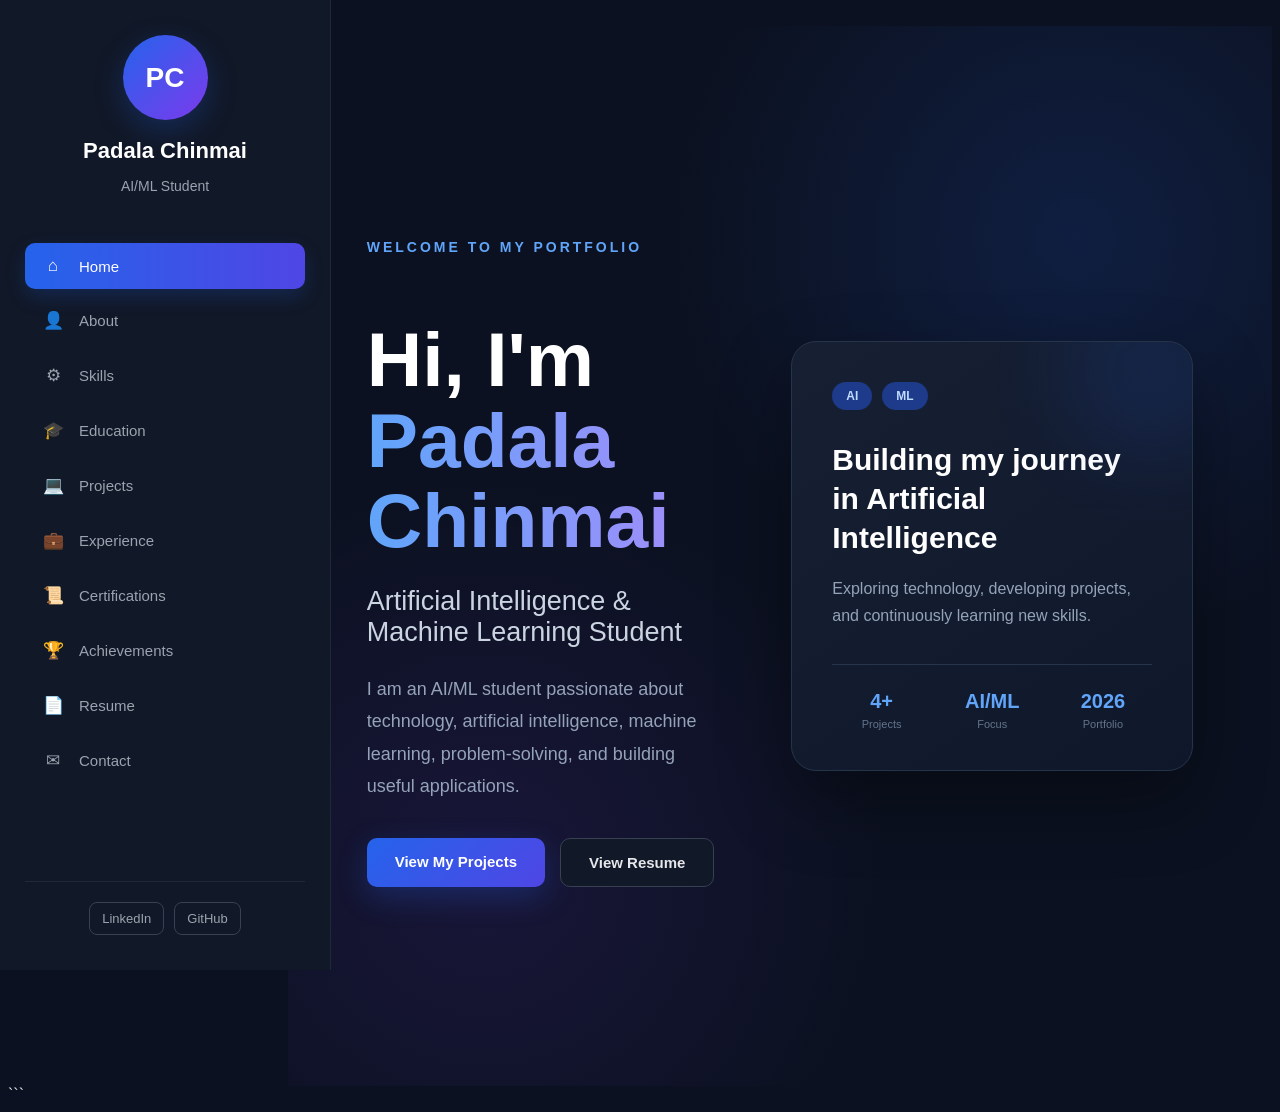
<file: index.html>
```html
<!DOCTYPE html>
<html lang="en">

<head>
    <meta charset="UTF-8">
    <meta name="viewport" content="width=device-width, initial-scale=1.0">

    <title>Padala Chinmai | AI/ML Student</title>

    <link rel="stylesheet" href="style.css">
</head>

<body>

    <!-- Sidebar Navigation -->

    <aside class="sidebar">

        <div class="profile">
            <div class="profile-circle">
                PC
            </div>

            <h2>Padala Chinmai</h2>
            <p>AI/ML Student</p>
        </div>

        <nav class="sidebar-nav">

            <a href="index.html" class="active">
                <span>⌂</span>
                Home
            </a>

            <a href="about.html">
                <span>👤</span>
                About
            </a>

            <a href="skills.html">
                <span>⚙</span>
                Skills
            </a>

            <a href="education.html">
                <span>🎓</span>
                Education
            </a>

            <a href="projects.html">
                <span>💻</span>
                Projects
            </a>

            <a href="experience.html">
                <span>💼</span>
                Experience
            </a>

            <a href="certifications.html">
                <span>📜</span>
                Certifications
            </a>

            <a href="achievements.html">
                <span>🏆</span>
                Achievements
            </a>

            <a href="resume.html">
                <span>📄</span>
                Resume
            </a>

            <a href="contact.html">
                <span>✉</span>
                Contact
            </a>

        </nav>

        <div class="sidebar-social">

            <a href="https://www.linkedin.com/in/padala-chinmai-0a3380428"
               target="_blank">
                LinkedIn
            </a>

            <a href="https://github.com/chinmaipadala031-sh"
               target="_blank">
                GitHub
            </a>

        </div>

    </aside>


    <!-- Main Content -->

    <main class="main-content">

        <section class="hero-page">

            <div class="hero-content">

                <p class="hero-small-title">
                    WELCOME TO MY PORTFOLIO
                </p>

                <h1>
                    Hi, I'm
                    <span>Padala Chinmai</span>
                </h1>

                <h2>
                    Artificial Intelligence & Machine Learning Student
                </h2>

                <p class="hero-description">
                    I am an AI/ML student passionate about technology,
                    artificial intelligence, machine learning,
                    problem-solving, and building useful applications.
                </p>

                <div class="hero-buttons">

                    <a href="projects.html" class="primary-button">
                        View My Projects
                    </a>

                    <a href="resume.html" class="secondary-button">
                        View Resume
                    </a>

                </div>

            </div>


            <div class="hero-card">

                <div class="hero-card-top">
                    <span>AI</span>
                    <span>ML</span>
                </div>

                <h3>
                    Building my journey
                    in Artificial Intelligence
                </h3>

                <p>
                    Exploring technology, developing projects,
                    and continuously learning new skills.
                </p>

                <div class="hero-stats">

                    <div>
                        <strong>4+</strong>
                        <small>Projects</small>
                    </div>

                    <div>
                        <strong>AI/ML</strong>
                        <small>Focus</small>
                    </div>

                    <div>
                        <strong>2026</strong>
                        <small>Portfolio</small>
                    </div>

                </div>

            </div>

        </section>

    </main>

</body>

</html>
```
</file>
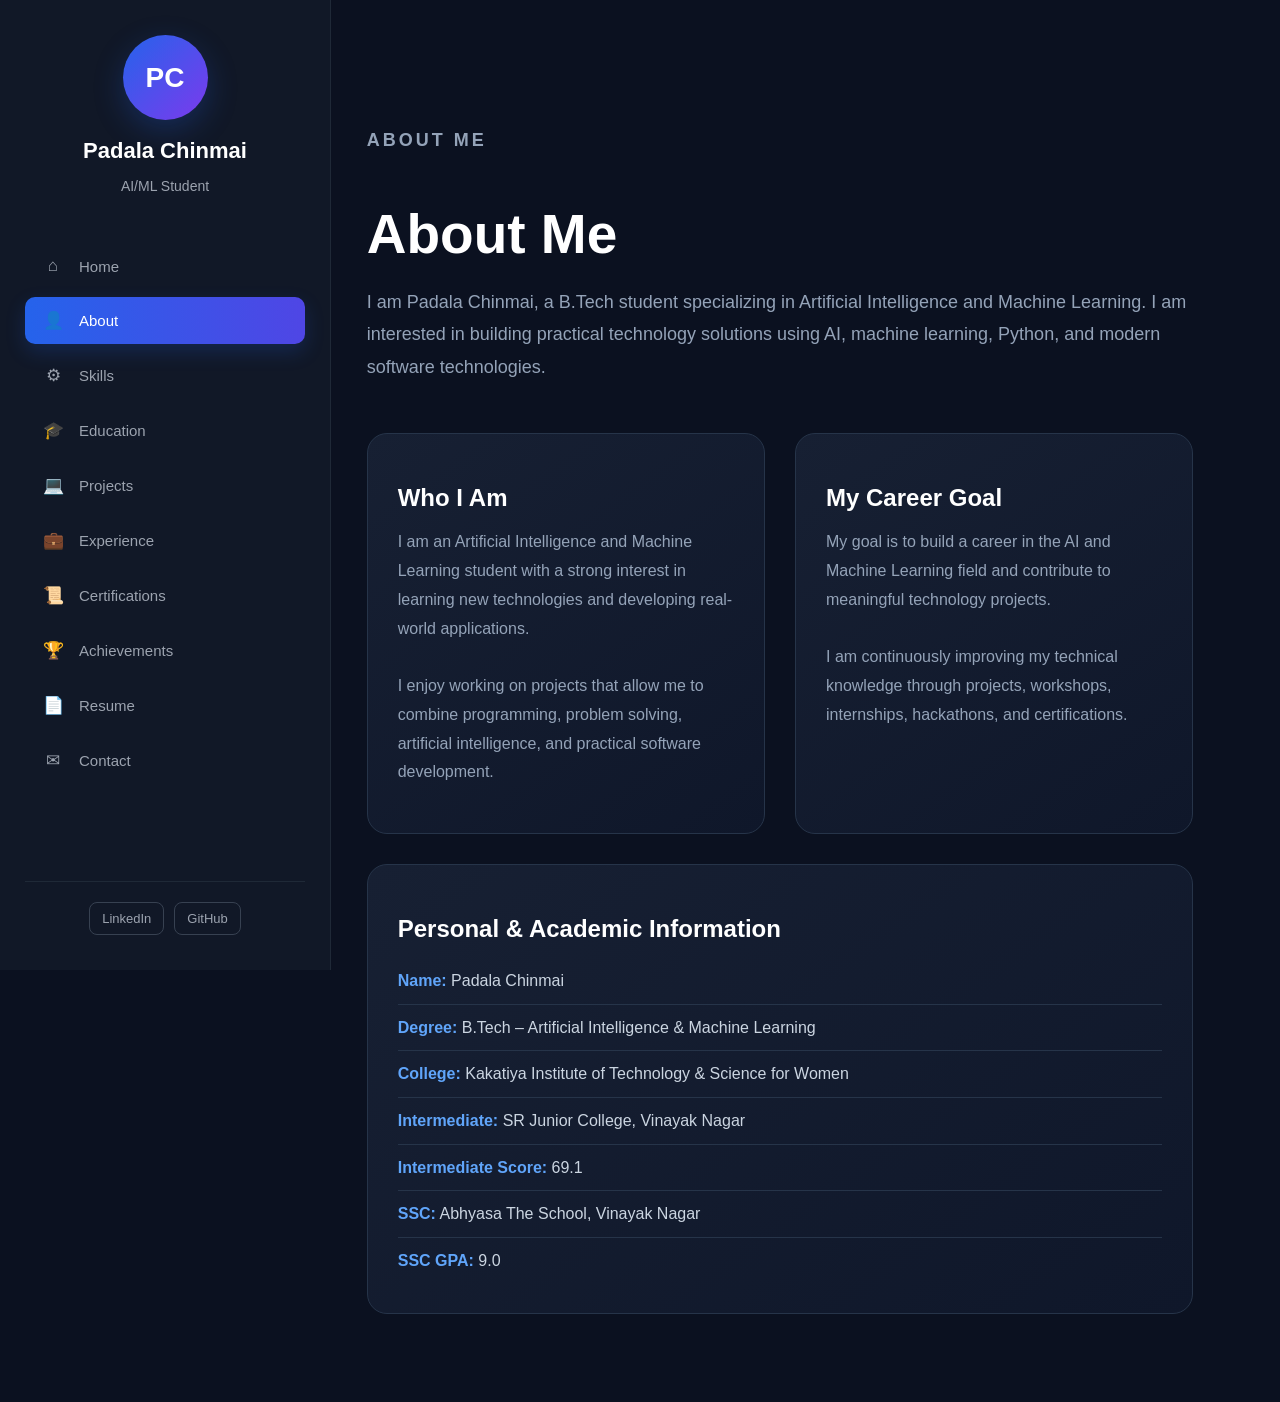
<file: about.html>
```html
<!DOCTYPE html>
<html lang="en">

<head>

    <meta charset="UTF-8">

    <meta name="viewport" content="width=device-width, initial-scale=1.0">

    <title>About | Padala Chinmai</title>

    <link rel="stylesheet" href="style.css">

    <style>

        .about-page {
            min-height: 100vh;
            padding: 80px 8%;
        }

        .about-header {
            max-width: 900px;
            margin-bottom: 50px;
        }

        .about-header h1 {
            font-size: 55px;
            color: white;
            margin-bottom: 20px;
        }

        .about-header p {
            color: #94a3b8;
            font-size: 18px;
            line-height: 1.8;
        }

        .about-grid {
            display: grid;
            grid-template-columns: 1fr 1fr;
            gap: 30px;
            margin-bottom: 30px;
        }

        .about-card {
            background: linear-gradient(145deg, #172033, #0f172a);
            border: 1px solid #263449;
            border-radius: 20px;
            padding: 30px;
            transition: 0.3s ease;
        }

        .about-card:hover {
            transform: translateY(-6px);
            border-color: #3b82f6;
            box-shadow: 0 20px 50px rgba(0, 0, 0, 0.3);
        }

        .about-card h2 {
            color: white;
            font-size: 24px;
            margin-bottom: 15px;
        }

        .about-card p {
            color: #94a3b8;
            font-size: 16px;
            line-height: 1.8;
        }

        .about-card strong {
            color: #60a5fa;
        }

        .info-list {
            list-style: none;
            padding: 0;
            margin: 0;
        }

        .info-list li {
            color: #cbd5e1;
            padding: 10px 0;
            border-bottom: 1px solid #263449;
            line-height: 1.6;
        }

        .info-list li:last-child {
            border-bottom: none;
        }

        .info-list strong {
            color: #60a5fa;
        }

        @media (max-width: 900px) {

            .about-grid {
                grid-template-columns: 1fr;
            }

        }

        @media (max-width: 600px) {

            .about-page {
                padding: 50px 20px;
            }

            .about-header h1 {
                font-size: 40px;
            }

            .about-header p {
                font-size: 16px;
            }

        }

    </style>

</head>


<body>


    <!-- SIDEBAR -->

    <aside class="sidebar">

        <div class="profile">

            <div class="profile-circle">
                PC
            </div>

            <h2>
                Padala Chinmai
            </h2>

            <p>
                AI/ML Student
            </p>

        </div>


        <!-- NAVIGATION -->

        <nav class="sidebar-nav">

            <a href="index.html">
                <span>⌂</span>
                Home
            </a>

            <a href="about.html" class="active">
                <span>👤</span>
                About
            </a>

            <a href="skills.html">
                <span>⚙</span>
                Skills
            </a>

            <a href="education.html">
                <span>🎓</span>
                Education
            </a>

            <a href="projects.html">
                <span>💻</span>
                Projects
            </a>

            <a href="experience.html">
                <span>💼</span>
                Experience
            </a>

            <a href="certifications.html">
                <span>📜</span>
                Certifications
            </a>

            <a href="achievements.html">
                <span>🏆</span>
                Achievements
            </a>

            <a href="resume.html">
                <span>📄</span>
                Resume
            </a>

            <a href="contact.html">
                <span>✉</span>
                Contact
            </a>

        </nav>


        <!-- SOCIAL LINKS -->

        <div class="sidebar-social">

            <a
                href="https://www.linkedin.com/in/padala-chinmai-0a3380428"
                target="_blank">
                LinkedIn
            </a>

            <a
                href="https://github.com/chinmaipadala031-sh"
                target="_blank">
                GitHub
            </a>

        </div>

    </aside>


    <!-- MAIN CONTENT -->

    <main class="main-content">

        <section class="about-page">


            <!-- HEADER -->

            <div class="about-header">

                <p class="page-label">
                    ABOUT ME
                </p>

                <h1>
                    About Me
                </h1>

                <p>

                    I am Padala Chinmai, a B.Tech student specializing
                    in Artificial Intelligence and Machine Learning.
                    I am interested in building practical technology
                    solutions using AI, machine learning, Python,
                    and modern software technologies.

                </p>

            </div>


            <!-- ABOUT CARDS -->

            <div class="about-grid">


                <!-- CARD 1 -->

                <div class="about-card">

                    <h2>
                        Who I Am
                    </h2>

                    <p>

                        I am an Artificial Intelligence and Machine
                        Learning student with a strong interest in
                        learning new technologies and developing
                        real-world applications.

                        <br><br>

                        I enjoy working on projects that allow me
                        to combine programming, problem solving,
                        artificial intelligence, and practical
                        software development.

                    </p>

                </div>


                <!-- CARD 2 -->

                <div class="about-card">

                    <h2>
                        My Career Goal
                    </h2>

                    <p>

                        My goal is to build a career in the AI and
                        Machine Learning field and contribute to
                        meaningful technology projects.

                        <br><br>

                        I am continuously improving my technical
                        knowledge through projects, workshops,
                        internships, hackathons, and certifications.

                    </p>

                </div>


            </div>


            <!-- EDUCATION INFO -->

            <div class="about-card">

                <h2>
                    Personal & Academic Information
                </h2>

                <ul class="info-list">

                    <li>
                        <strong>Name:</strong>
                        Padala Chinmai
                    </li>

                    <li>
                        <strong>Degree:</strong>
                        B.Tech – Artificial Intelligence & Machine Learning
                    </li>

                    <li>
                        <strong>College:</strong>
                        Kakatiya Institute of Technology & Science for Women
                    </li>

                    <li>
                        <strong>Intermediate:</strong>
                        SR Junior College, Vinayak Nagar
                    </li>

                    <li>
                        <strong>Intermediate Score:</strong>
                        69.1
                    </li>

                    <li>
                        <strong>SSC:</strong>
                        Abhyasa The School, Vinayak Nagar
                    </li>

                    <li>
                        <strong>SSC GPA:</strong>
                        9.0
                    </li>

                </ul>

            </div>


        </section>

    </main>


</body>

</html>
</file>
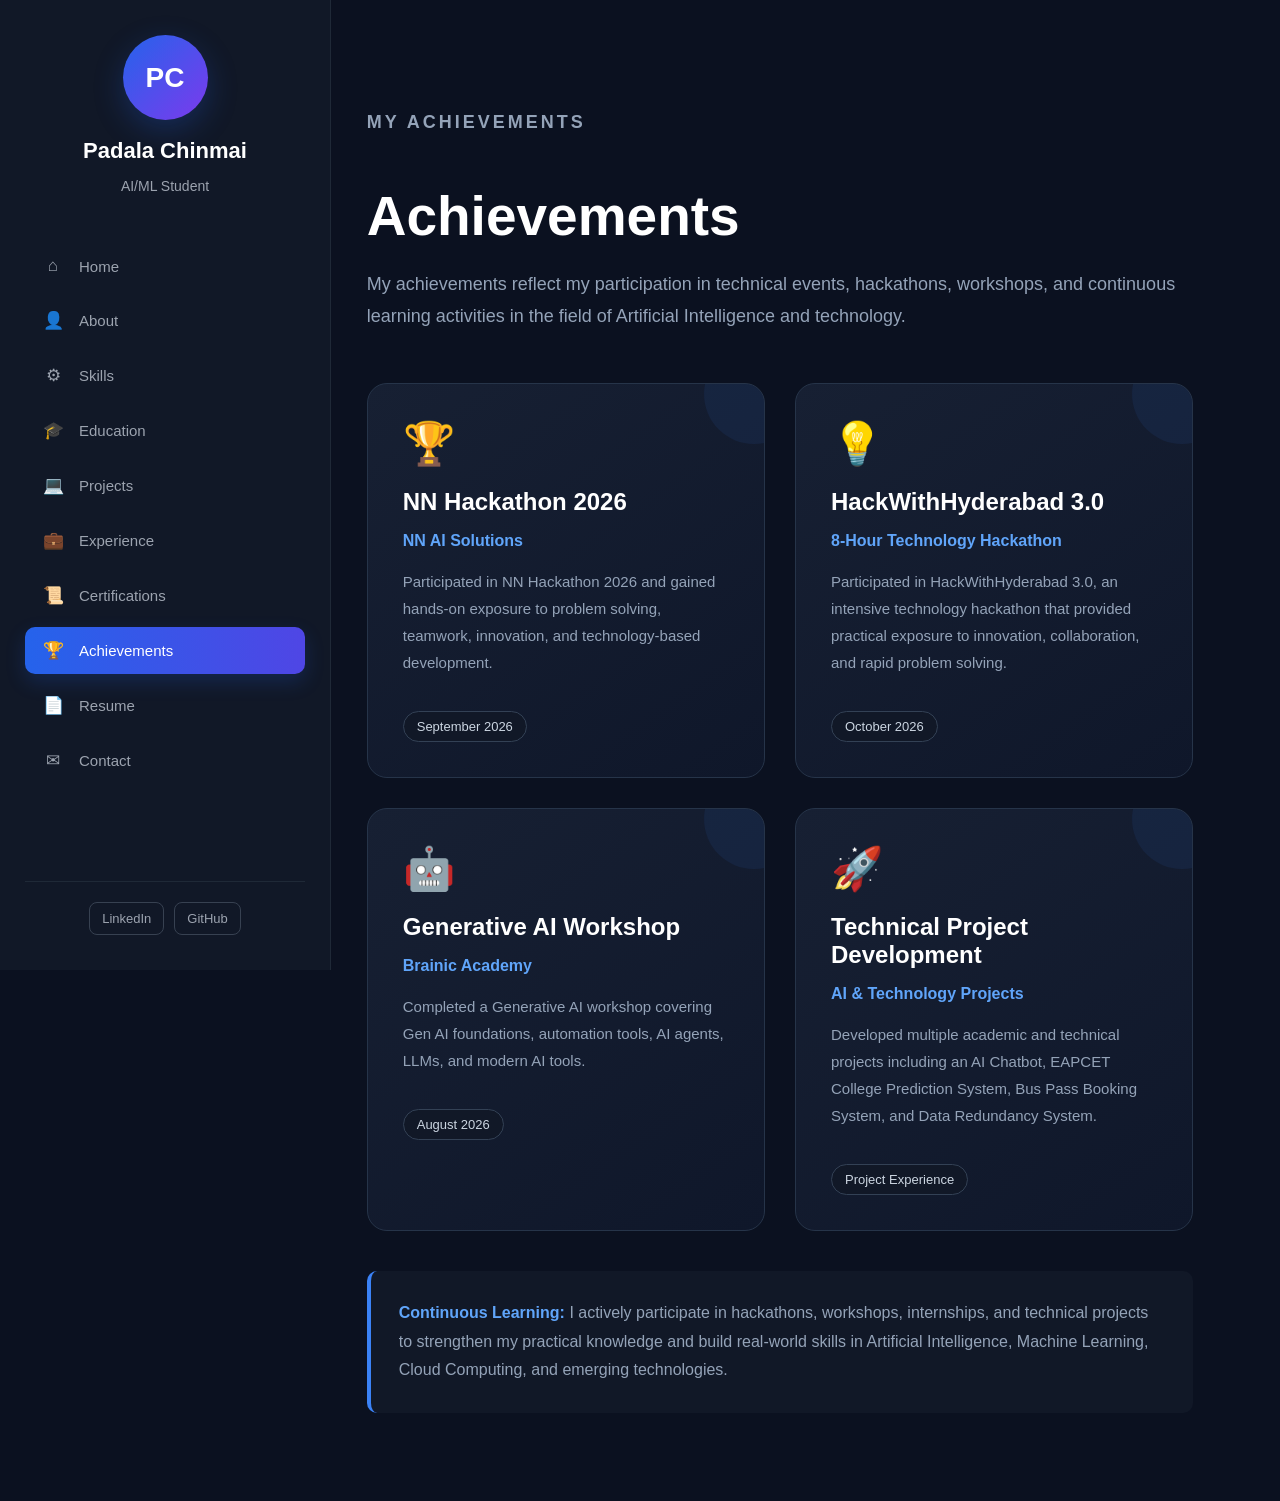
<file: achievements.html>
<!DOCTYPE html>
<html lang="en">

<head>
    <meta charset="UTF-8">
    <meta name="viewport" content="width=device-width, initial-scale=1.0">

    <title>Achievements | Padala Chinmai</title>

    <link rel="stylesheet" href="style.css">

    <style>
        .achievements-page {
            min-height: 100vh;
            padding: 80px 8%;
        }

        .achievements-header {
            max-width: 900px;
            margin-bottom: 50px;
        }

        .achievements-header h1 {
            font-size: 55px;
            color: white;
            margin-bottom: 20px;
        }

        .achievements-header p {
            color: #94a3b8;
            font-size: 18px;
            line-height: 1.8;
        }

        .achievement-grid {
            display: grid;
            grid-template-columns: repeat(2, 1fr);
            gap: 30px;
            max-width: 1100px;
        }

        .achievement-card {
            background: linear-gradient(145deg, #172033, #0f172a);
            border: 1px solid #263449;
            border-radius: 20px;
            padding: 35px;
            transition: 0.3s ease;
            position: relative;
            overflow: hidden;
        }

        .achievement-card::before {
            content: "";
            position: absolute;
            width: 100px;
            height: 100px;
            background: #3b82f6;
            opacity: 0.08;
            border-radius: 50%;
            top: -40px;
            right: -40px;
        }

        .achievement-card:hover {
            transform: translateY(-8px);
            border-color: #3b82f6;
            box-shadow: 0 20px 50px rgba(0, 0, 0, 0.35);
        }

        .achievement-icon {
            font-size: 42px;
            margin-bottom: 20px;
        }

        .achievement-card h2 {
            color: white;
            font-size: 24px;
            margin-bottom: 12px;
        }

        .achievement-card h3 {
            color: #60a5fa;
            font-size: 16px;
            margin-bottom: 18px;
        }

        .achievement-card p {
            color: #94a3b8;
            font-size: 15px;
            line-height: 1.8;
        }

        .achievement-date {
            display: inline-block;
            margin-top: 20px;
            padding: 7px 13px;
            border-radius: 20px;
            background: #111827;
            border: 1px solid #334155;
            color: #cbd5e1;
            font-size: 13px;
        }

        .achievement-highlight {
            max-width: 1100px;
            margin-top: 40px;
            padding: 28px;
            background: #111827;
            border-left: 4px solid #3b82f6;
            border-radius: 10px;
        }

        .achievement-highlight p {
            color: #94a3b8;
            line-height: 1.8;
            margin: 0;
        }

        @media (max-width: 800px) {
            .achievement-grid {
                grid-template-columns: 1fr;
            }

            .achievements-page {
                padding: 50px 20px;
            }

            .achievements-header h1 {
                font-size: 40px;
            }

            .achievements-header p {
                font-size: 16px;
            }
        }
    </style>
</head>

<body>

    <!-- SIDEBAR -->

    <aside class="sidebar">

        <div class="profile">
            <div class="profile-circle">PC</div>

            <h2>Padala Chinmai</h2>

            <p>AI/ML Student</p>
        </div>


        <nav class="sidebar-nav">

            <a href="index.html">
                <span>⌂</span> Home
            </a>

            <a href="about.html">
                <span>👤</span> About
            </a>

            <a href="skills.html">
                <span>⚙</span> Skills
            </a>

            <a href="education.html">
                <span>🎓</span> Education
            </a>

            <a href="projects.html">
                <span>💻</span> Projects
            </a>

            <a href="experience.html">
                <span>💼</span> Experience
            </a>

            <a href="certifications.html">
                <span>📜</span> Certifications
            </a>

            <a href="achievements.html" class="active">
                <span>🏆</span> Achievements
            </a>

            <a href="resume.html">
                <span>📄</span> Resume
            </a>

            <a href="contact.html">
                <span>✉</span> Contact
            </a>

        </nav>


        <div class="sidebar-social">

            <a href="https://www.linkedin.com/in/padala-chinmai-0a3380428"
               target="_blank">
                LinkedIn
            </a>

            <a href="https://github.com/chinmaipadala031-sh"
               target="_blank">
                GitHub
            </a>

        </div>

    </aside>


    <!-- MAIN CONTENT -->

    <main class="main-content">

        <section class="achievements-page">

            <div class="achievements-header">

                <p class="page-label">
                    MY ACHIEVEMENTS
                </p>

                <h1>
                    Achievements
                </h1>

                <p>
                    My achievements reflect my participation in technical events,
                    hackathons, workshops, and continuous learning activities
                    in the field of Artificial Intelligence and technology.
                </p>

            </div>


            <!-- ACHIEVEMENT CARDS -->

            <div class="achievement-grid">


                <!-- ACHIEVEMENT 1 -->

                <div class="achievement-card">

                    <div class="achievement-icon">
                        🏆
                    </div>

                    <h2>
                        NN Hackathon 2026
                    </h2>

                    <h3>
                        NN AI Solutions
                    </h3>

                    <p>
                        Participated in NN Hackathon 2026 and gained
                        hands-on exposure to problem solving, teamwork,
                        innovation, and technology-based development.
                    </p>

                    <span class="achievement-date">
                        September 2026
                    </span>

                </div>


                <!-- ACHIEVEMENT 2 -->

                <div class="achievement-card">

                    <div class="achievement-icon">
                        💡
                    </div>

                    <h2>
                        HackWithHyderabad 3.0
                    </h2>

                    <h3>
                        8-Hour Technology Hackathon
                    </h3>

                    <p>
                        Participated in HackWithHyderabad 3.0, an
                        intensive technology hackathon that provided
                        practical exposure to innovation, collaboration,
                        and rapid problem solving.
                    </p>

                    <span class="achievement-date">
                        October 2026
                    </span>

                </div>


                <!-- ACHIEVEMENT 3 -->

                <div class="achievement-card">

                    <div class="achievement-icon">
                        🤖
                    </div>

                    <h2>
                        Generative AI Workshop
                    </h2>

                    <h3>
                        Brainic Academy
                    </h3>

                    <p>
                        Completed a Generative AI workshop covering
                        Gen AI foundations, automation tools, AI agents,
                        LLMs, and modern AI tools.
                    </p>

                    <span class="achievement-date">
                        August 2026
                    </span>

                </div>


                <!-- ACHIEVEMENT 4 -->

                <div class="achievement-card">

                    <div class="achievement-icon">
                        🚀
                    </div>

                    <h2>
                        Technical Project Development
                    </h2>

                    <h3>
                        AI & Technology Projects
                    </h3>

                    <p>
                        Developed multiple academic and technical projects
                        including an AI Chatbot, EAPCET College Prediction
                        System, Bus Pass Booking System, and Data Redundancy System.
                    </p>

                    <span class="achievement-date">
                        Project Experience
                    </span>

                </div>

            </div>


            <!-- HIGHLIGHT -->

            <div class="achievement-highlight">

                <p>
                    <strong style="color:#60a5fa;">
                        Continuous Learning:
                    </strong>

                    I actively participate in hackathons, workshops,
                    internships, and technical projects to strengthen
                    my practical knowledge and build real-world skills
                    in Artificial Intelligence, Machine Learning,
                    Cloud Computing, and emerging technologies.
                </p>

            </div>

        </section>

    </main>

</body>

</html>
</file>
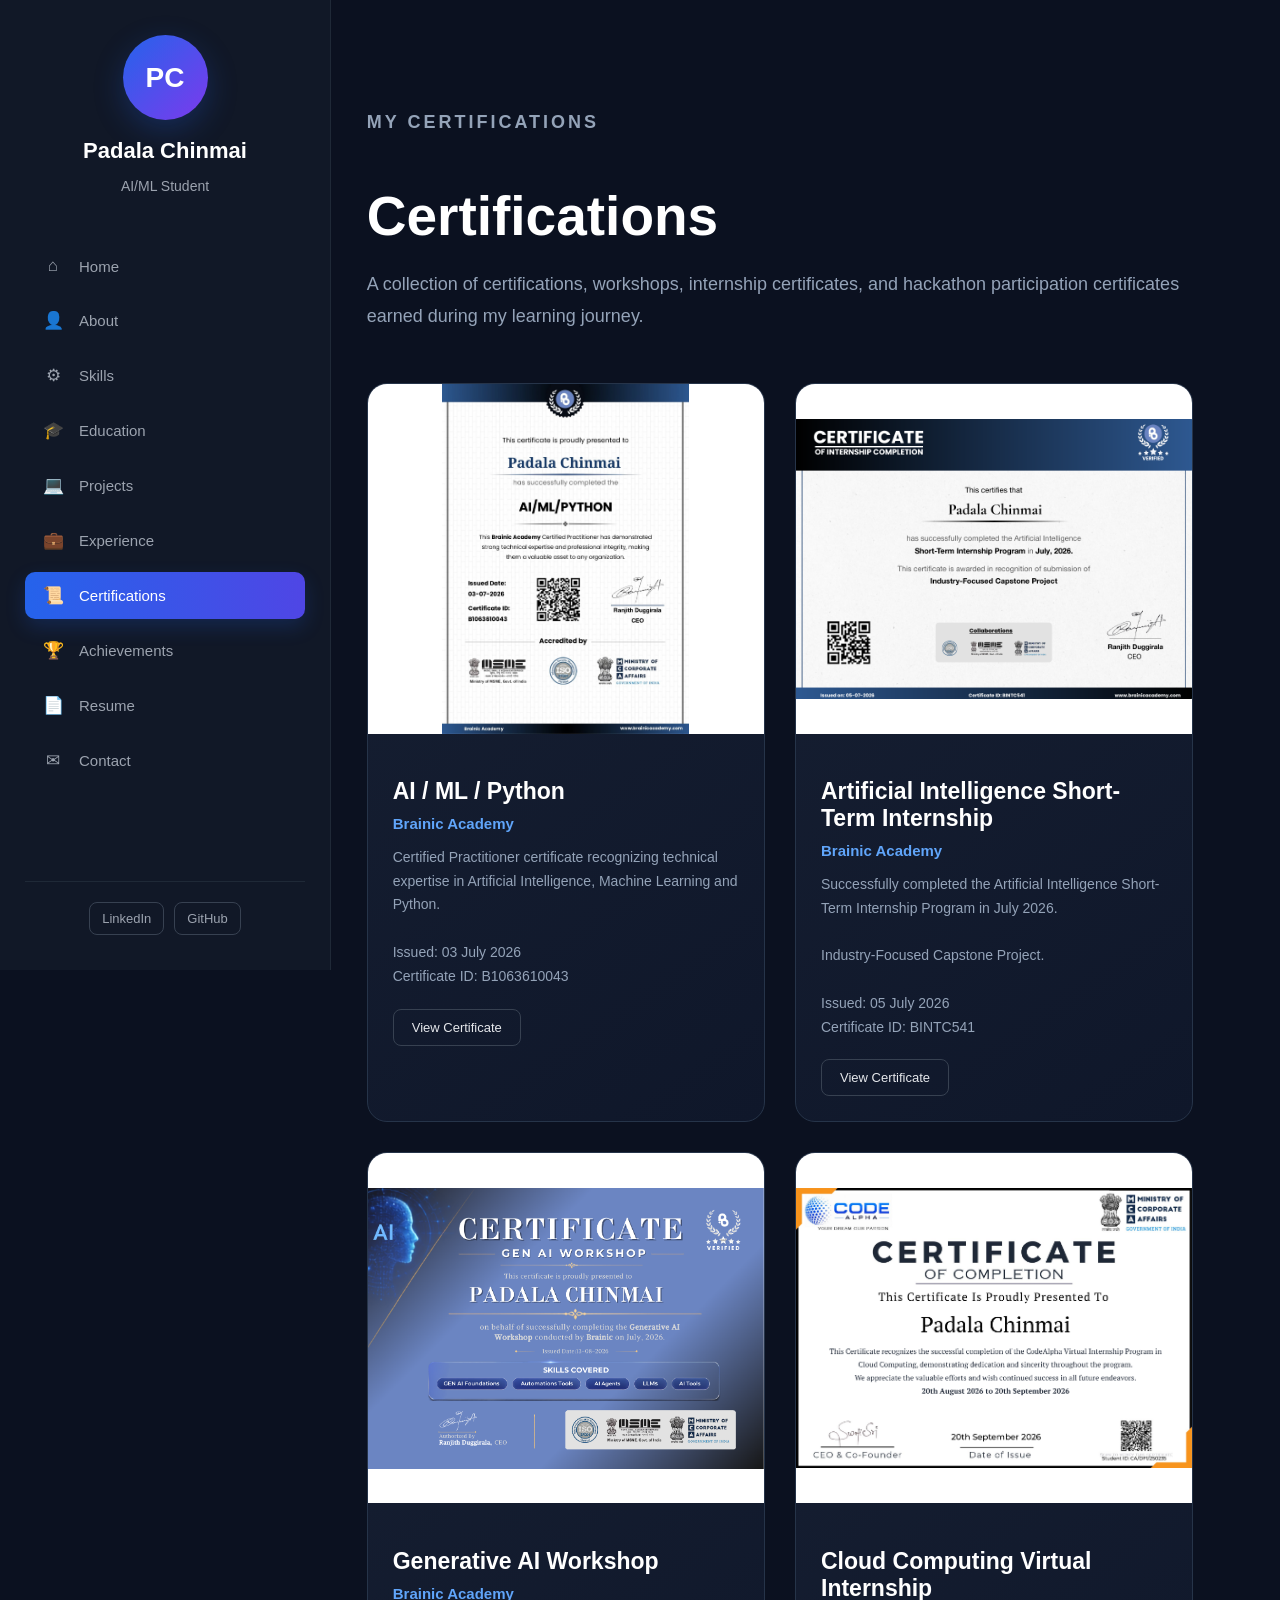
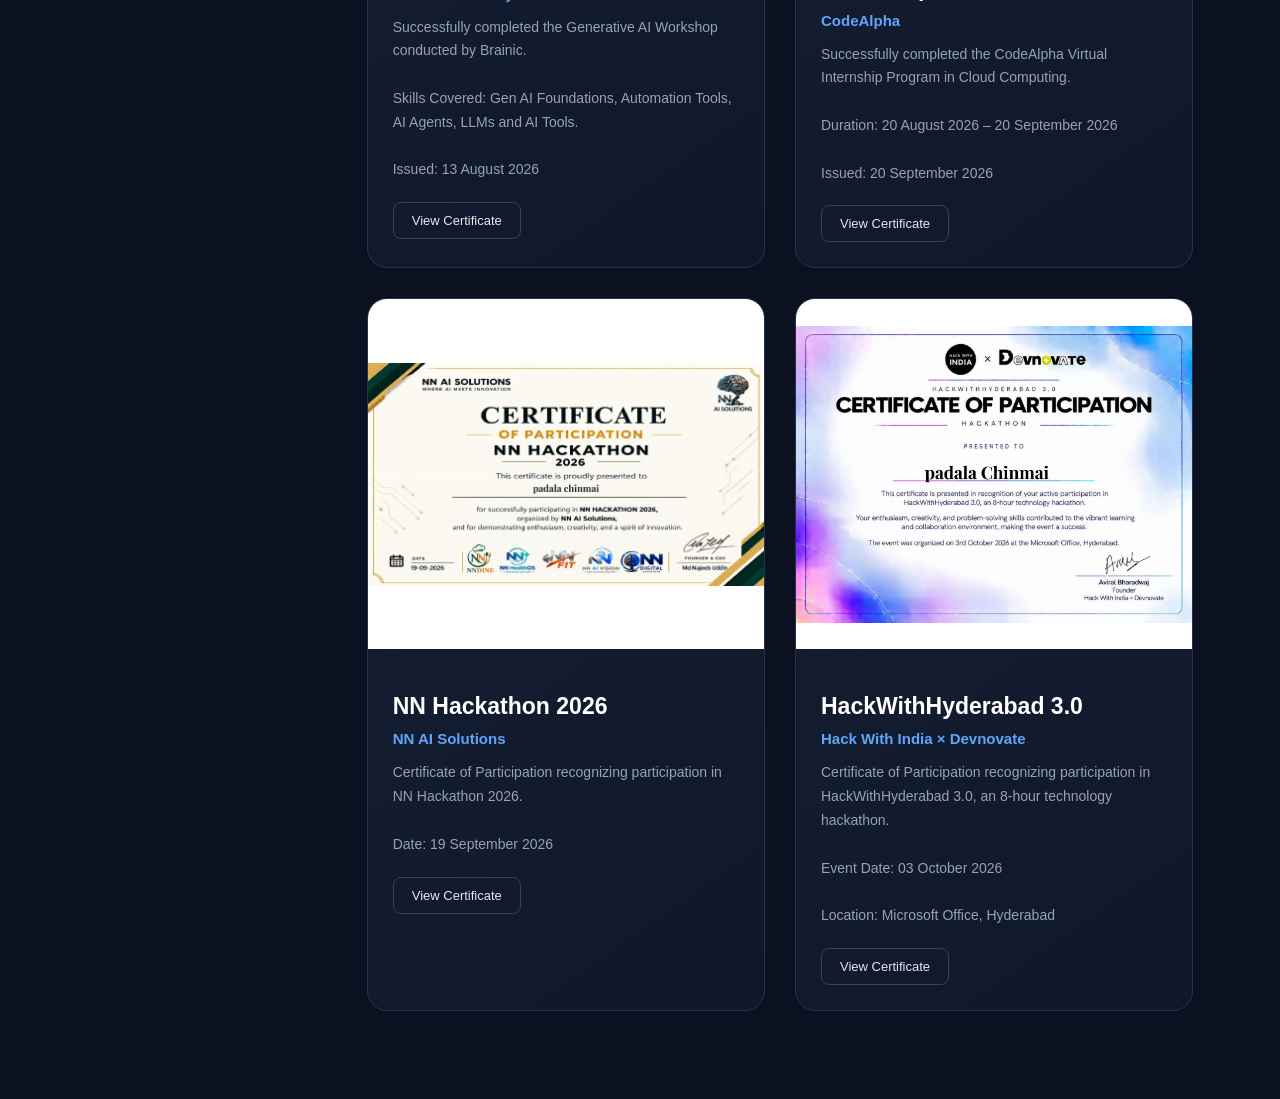
<file: certifications.html>
<!DOCTYPE html>
<html lang="en">

<head>

    <meta charset="UTF-8">

    <meta name="viewport" content="width=device-width, initial-scale=1.0">

    <title>Certifications | Padala Chinmai</title>

    <link rel="stylesheet" href="style.css">

    <style>

        /* =========================================
           CERTIFICATIONS PAGE
        ========================================= */

        .certifications-page {
            min-height: 100vh;
            padding: 80px 8%;
        }


        /* =========================================
           PAGE HEADER
        ========================================= */

        .certifications-header {
            max-width: 850px;
            margin-bottom: 50px;
        }


        .certifications-header h1 {
            font-size: 55px;
            color: white;
            margin-bottom: 20px;
        }


        .certifications-header p {
            color: #94a3b8;
            font-size: 18px;
            line-height: 1.8;
        }


        /* =========================================
           CERTIFICATE GRID
        ========================================= */

        .certificates-grid {
            display: grid;

            grid-template-columns:
                repeat(2, minmax(0, 1fr));

            gap: 30px;
        }


        /* =========================================
           CERTIFICATE CARD
        ========================================= */

        .certificate-card {
            background:
                linear-gradient(
                    145deg,
                    #172033,
                    #0f172a
                );

            border: 1px solid #263449;

            border-radius: 20px;

            overflow: hidden;

            transition:
                transform 0.3s ease,
                border-color 0.3s ease,
                box-shadow 0.3s ease;
        }


        .certificate-card:hover {
            transform: translateY(-8px);

            border-color: #3b82f6;

            box-shadow:
                0 20px 50px rgba(0, 0, 0, 0.35);
        }


        /* =========================================
           CERTIFICATE IMAGE
        ========================================= */

        .certificate-image {
            width: 100%;
            height: 350px;

            background: white;

            display: flex;

            align-items: center;
            justify-content: center;

            overflow: hidden;
        }


        .certificate-image img {
            width: 100%;
            height: 100%;

            object-fit: contain;

            display: block;

            transition:
                transform 0.4s ease;
        }


        .certificate-card:hover
        .certificate-image img {
            transform: scale(1.03);
        }


        /* =========================================
           CERTIFICATE INFORMATION
        ========================================= */

        .certificate-info {
            padding: 25px;
        }


        .certificate-info h2 {
            font-size: 23px;

            color: white;

            margin-bottom: 10px;
        }


        .certificate-issuer {
            color: #60a5fa;

            font-size: 15px;

            font-weight: bold;

            margin-bottom: 12px;
        }


        .certificate-info p {
            color: #94a3b8;

            font-size: 14px;

            line-height: 1.7;

            margin-bottom: 20px;
        }


        /* =========================================
           VIEW BUTTON
        ========================================= */

        .certificate-button {
            display: inline-block;

            padding: 10px 18px;

            border: 1px solid #374151;

            border-radius: 8px;

            color: #e5e7eb;

            font-size: 13px;

            transition: 0.3s ease;
        }


        .certificate-button:hover {
            background: #2563eb;

            border-color: #2563eb;

            color: white;
        }


        /* =========================================
           MOBILE
        ========================================= */

        @media (max-width: 900px) {

            .certificates-grid {
                grid-template-columns: 1fr;
            }

        }


        @media (max-width: 600px) {

            .certifications-page {
                padding: 50px 20px;
            }


            .certifications-header h1 {
                font-size: 40px;
            }


            .certifications-header p {
                font-size: 16px;
            }


            .certificate-image {
                height: 280px;
            }

        }

    </style>

</head>


<body>


    <!-- =========================================
         SIDEBAR
    ========================================= -->

    <aside class="sidebar">


        <!-- PROFILE -->

        <div class="profile">

            <div class="profile-circle">
                PC
            </div>

            <h2>
                Padala Chinmai
            </h2>

            <p>
                AI/ML Student
            </p>

        </div>


        <!-- NAVIGATION -->

        <nav class="sidebar-nav">


            <a href="index.html">
                <span>⌂</span>
                Home
            </a>


            <a href="about.html">
                <span>👤</span>
                About
            </a>


            <a href="skills.html">
                <span>⚙</span>
                Skills
            </a>


            <a href="education.html">
                <span>🎓</span>
                Education
            </a>


            <a href="projects.html">
                <span>💻</span>
                Projects
            </a>


            <a href="experience.html">
                <span>💼</span>
                Experience
            </a>


            <a
                href="certifications.html"
                class="active">

                <span>📜</span>

                Certifications

            </a>


            <a href="achievements.html">
                <span>🏆</span>
                Achievements
            </a>


            <a href="resume.html">
                <span>📄</span>
                Resume
            </a>


            <a href="contact.html">
                <span>✉</span>
                Contact
            </a>


        </nav>


        <!-- SOCIAL LINKS -->

        <div class="sidebar-social">


            <a
                href="https://www.linkedin.com/in/padala-chinmai-0a3380428"
                target="_blank">

                LinkedIn

            </a>


            <a
                href="https://github.com/chinmaipadala031-sh"
                target="_blank">

                GitHub

            </a>


        </div>


    </aside>



    <!-- =========================================
         MAIN CONTENT
    ========================================= -->

    <main class="main-content">


        <section class="certifications-page">


            <!-- PAGE HEADER -->

            <div class="certifications-header">


                <p class="page-label">
                    MY CERTIFICATIONS
                </p>


                <h1>
                    Certifications
                </h1>


                <p>

                    A collection of certifications,
                    workshops, internship certificates,
                    and hackathon participation certificates
                    earned during my learning journey.

                </p>


            </div>



            <!-- =========================================
                 CERTIFICATES
            ========================================= -->

            <div class="certificates-grid">



                <!-- =====================================
                     CERTIFICATE 1
                ====================================== -->

                <div class="certificate-card">


                    <div class="certificate-image">

                        <img
                            src="brainic-ai-ml-python.jpg"
                            alt="AI ML Python Certificate">

                    </div>


                    <div class="certificate-info">


                        <h2>
                            AI / ML / Python
                        </h2>


                        <div class="certificate-issuer">
                            Brainic Academy
                        </div>


                        <p>

                            Certified Practitioner certificate
                            recognizing technical expertise in
                            Artificial Intelligence, Machine
                            Learning and Python.

                            <br><br>

                            Issued: 03 July 2026

                            <br>

                            Certificate ID:
                            B1063610043

                        </p>


                        <a
                            href="brainic-ai-ml-python.jpg"
                            target="_blank"
                            class="certificate-button">

                            View Certificate

                        </a>


                    </div>


                </div>



                <!-- =====================================
                     CERTIFICATE 2
                ====================================== -->

                <div class="certificate-card">


                    <div class="certificate-image">

                        <img
                            src="brainic-internship.png"
                            alt="Artificial Intelligence Internship Certificate">

                    </div>


                    <div class="certificate-info">


                        <h2>
                            Artificial Intelligence
                            Short-Term Internship
                        </h2>


                        <div class="certificate-issuer">
                            Brainic Academy
                        </div>


                        <p>

                            Successfully completed the
                            Artificial Intelligence Short-Term
                            Internship Program in July 2026.

                            <br><br>

                            Industry-Focused Capstone Project.

                            <br><br>

                            Issued: 05 July 2026

                            <br>

                            Certificate ID:
                            BINTC541

                        </p>


                        <a
                            href="brainic-internship.png"
                            target="_blank"
                            class="certificate-button">

                            View Certificate

                        </a>


                    </div>


                </div>



                <!-- =====================================
                     CERTIFICATE 3
                ====================================== -->

                <div class="certificate-card">


                    <div class="certificate-image">

                        <img
                            src="generative-ai.png"
                            alt="Generative AI Workshop Certificate">

                    </div>


                    <div class="certificate-info">


                        <h2>
                            Generative AI Workshop
                        </h2>


                        <div class="certificate-issuer">
                            Brainic Academy
                        </div>


                        <p>

                            Successfully completed the
                            Generative AI Workshop conducted
                            by Brainic.

                            <br><br>

                            Skills Covered:

                            Gen AI Foundations,
                            Automation Tools,
                            AI Agents,
                            LLMs and AI Tools.

                            <br><br>

                            Issued: 13 August 2026

                        </p>


                        <a
                            href="generative-ai.png"
                            target="_blank"
                            class="certificate-button">

                            View Certificate

                        </a>


                    </div>


                </div>



                <!-- =====================================
                     CERTIFICATE 4
                ====================================== -->

                <div class="certificate-card">


                    <div class="certificate-image">

                        <img
                            src="codealpha-cloud.png"
                            alt="CodeAlpha Cloud Computing Certificate">

                    </div>


                    <div class="certificate-info">


                        <h2>
                            Cloud Computing
                            Virtual Internship
                        </h2>


                        <div class="certificate-issuer">
                            CodeAlpha
                        </div>


                        <p>

                            Successfully completed the
                            CodeAlpha Virtual Internship
                            Program in Cloud Computing.

                            <br><br>

                            Duration:

                            20 August 2026 –
                            20 September 2026

                            <br><br>

                            Issued:
                            20 September 2026

                        </p>


                        <a
                            href="codealpha-cloud.png"
                            target="_blank"
                            class="certificate-button">

                            View Certificate

                        </a>


                    </div>


                </div>



                <!-- =====================================
                     CERTIFICATE 5
                ====================================== -->

                <div class="certificate-card">


                    <div class="certificate-image">

                        <img
                            src="nn-hackathon.png"
                            alt="NN Hackathon 2026 Certificate">

                    </div>


                    <div class="certificate-info">


                        <h2>
                            NN Hackathon 2026
                        </h2>


                        <div class="certificate-issuer">
                            NN AI Solutions
                        </div>


                        <p>

                            Certificate of Participation
                            recognizing participation in
                            NN Hackathon 2026.

                            <br><br>

                            Date:
                            19 September 2026

                        </p>


                        <a
                            href="nn-hackathon.png"
                            target="_blank"
                            class="certificate-button">

                            View Certificate

                        </a>


                    </div>


                </div>



                <!-- =====================================
                     CERTIFICATE 6
                ====================================== -->

                <div class="certificate-card">


                    <div class="certificate-image">

                        <img
                            src="hackwithhyderabad.png"
                            alt="HackWithHyderabad 3.0 Certificate">

                    </div>


                    <div class="certificate-info">


                        <h2>
                            HackWithHyderabad 3.0
                        </h2>


                        <div class="certificate-issuer">
                            Hack With India × Devnovate
                        </div>


                        <p>

                            Certificate of Participation
                            recognizing participation in
                            HackWithHyderabad 3.0,
                            an 8-hour technology hackathon.

                            <br><br>

                            Event Date:
                            03 October 2026

                            <br><br>

                            Location:
                            Microsoft Office, Hyderabad

                        </p>


                        <a
                            href="hackwithhyderabad.png"
                            target="_blank"
                            class="certificate-button">

                            View Certificate

                        </a>


                    </div>


                </div>



            </div>


        </section>


    </main>


</body>

</html>
</file>
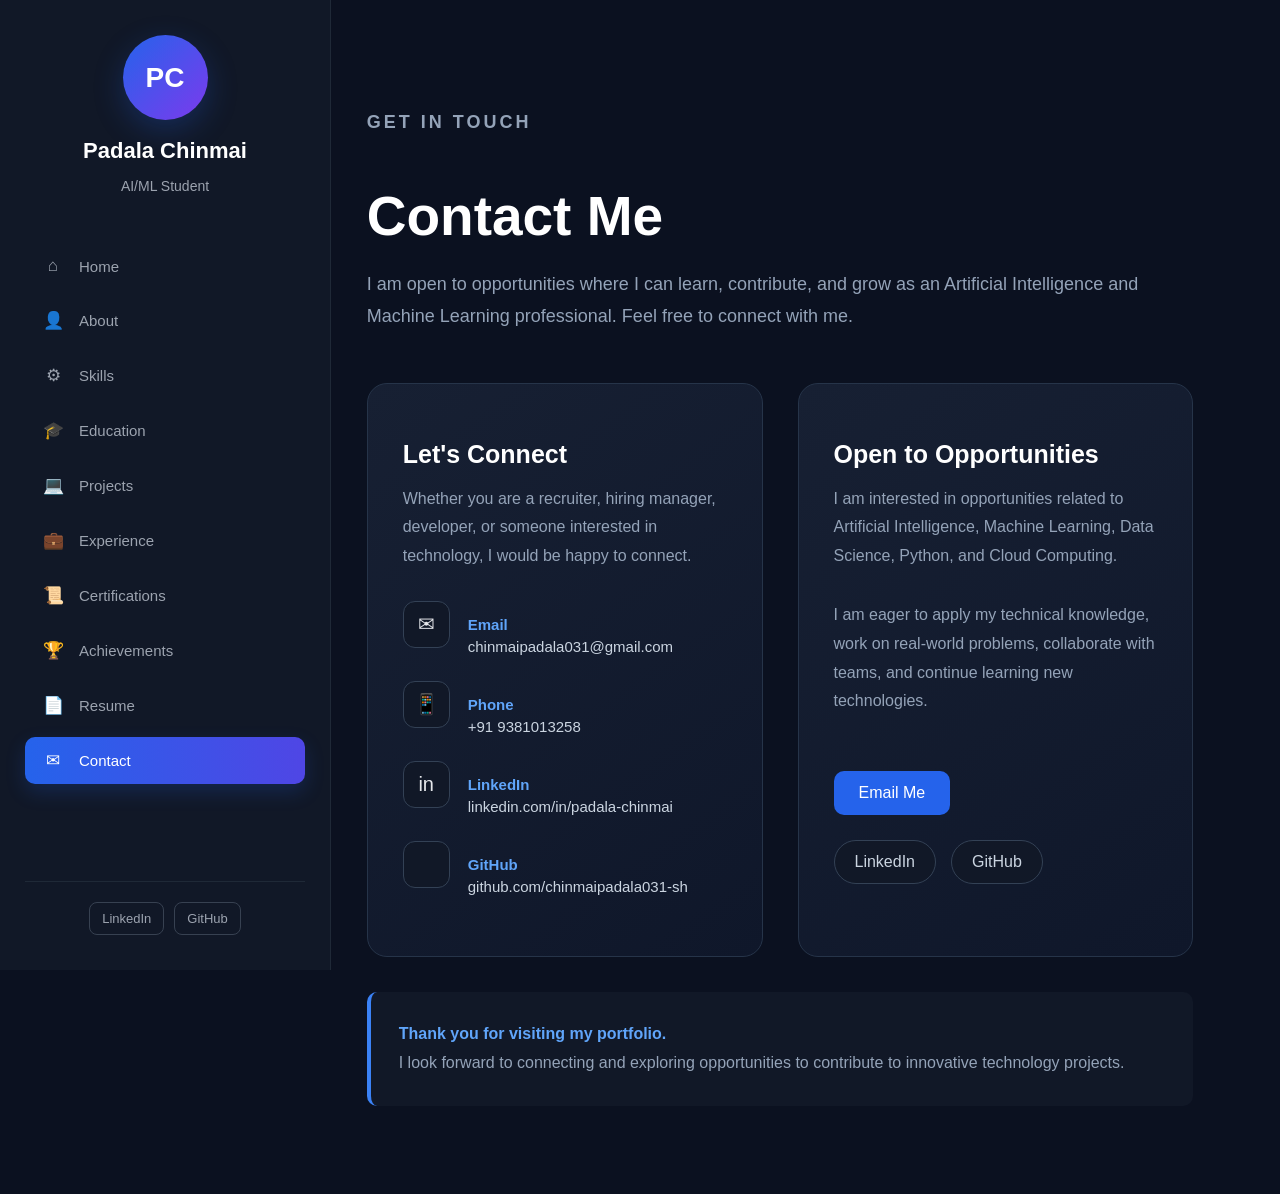
<file: contact.html>
<!DOCTYPE html>
<html lang="en">

<head>
    <meta charset="UTF-8">
    <meta name="viewport" content="width=device-width, initial-scale=1.0">

    <title>Contact | Padala Chinmai</title>

    <link rel="stylesheet" href="style.css">

    <style>
        .contact-page {
            min-height: 100vh;
            padding: 80px 8%;
        }

        .contact-header {
            max-width: 850px;
            margin-bottom: 50px;
        }

        .contact-header h1 {
            font-size: 55px;
            color: white;
            margin-bottom: 20px;
        }

        .contact-header p {
            color: #94a3b8;
            font-size: 18px;
            line-height: 1.8;
        }

        .contact-container {
            display: grid;
            grid-template-columns: 1fr 1fr;
            gap: 35px;
            max-width: 1100px;
        }

        .contact-card {
            background: linear-gradient(145deg, #172033, #0f172a);
            border: 1px solid #263449;
            border-radius: 20px;
            padding: 35px;
            transition: 0.3s ease;
        }

        .contact-card:hover {
            transform: translateY(-7px);
            border-color: #3b82f6;
            box-shadow: 0 20px 50px rgba(0, 0, 0, 0.35);
        }

        .contact-card h2 {
            color: white;
            font-size: 25px;
            margin-bottom: 15px;
        }

        .contact-card > p {
            color: #94a3b8;
            line-height: 1.8;
            margin-bottom: 30px;
        }

        .contact-item {
            display: flex;
            align-items: flex-start;
            gap: 18px;
            margin-bottom: 25px;
        }

        .contact-icon {
            min-width: 45px;
            height: 45px;
            display: flex;
            align-items: center;
            justify-content: center;
            background: #111827;
            border: 1px solid #334155;
            border-radius: 12px;
            font-size: 20px;
        }

        .contact-info h3 {
            color: #60a5fa;
            font-size: 15px;
            margin-bottom: 5px;
        }

        .contact-info p,
        .contact-info a {
            color: #cbd5e1;
            font-size: 15px;
            text-decoration: none;
            word-break: break-word;
        }

        .contact-info a:hover {
            color: #60a5fa;
        }

        .social-links {
            display: flex;
            flex-wrap: wrap;
            gap: 15px;
            margin-top: 25px;
        }

        .social-links a {
            text-decoration: none;
            color: #cbd5e1;
            background: #111827;
            border: 1px solid #334155;
            padding: 12px 20px;
            border-radius: 25px;
            transition: 0.3s ease;
        }

        .social-links a:hover {
            color: white;
            border-color: #3b82f6;
            transform: translateY(-3px);
        }

        .contact-message {
            max-width: 1100px;
            margin-top: 35px;
            padding: 28px;
            background: #111827;
            border-left: 4px solid #3b82f6;
            border-radius: 10px;
        }

        .contact-message p {
            color: #94a3b8;
            line-height: 1.8;
            margin: 0;
        }

        .contact-button {
            display: inline-block;
            margin-top: 25px;
            padding: 13px 25px;
            background: #2563eb;
            color: white;
            text-decoration: none;
            border-radius: 10px;
            transition: 0.3s ease;
        }

        .contact-button:hover {
            background: #3b82f6;
            transform: translateY(-3px);
            box-shadow: 0 10px 25px rgba(37, 99, 235, 0.3);
        }

        @media (max-width: 800px) {
            .contact-container {
                grid-template-columns: 1fr;
            }

            .contact-page {
                padding: 50px 20px;
            }

            .contact-header h1 {
                font-size: 40px;
            }

            .contact-header p {
                font-size: 16px;
            }

            .contact-card {
                padding: 25px;
            }
        }
    </style>
</head>

<body>

    <!-- SIDEBAR -->

    <aside class="sidebar">

        <div class="profile">

            <div class="profile-circle">
                PC
            </div>

            <h2>
                Padala Chinmai
            </h2>

            <p>
                AI/ML Student
            </p>

        </div>


        <nav class="sidebar-nav">

            <a href="index.html">
                <span>⌂</span> Home
            </a>

            <a href="about.html">
                <span>👤</span> About
            </a>

            <a href="skills.html">
                <span>⚙</span> Skills
            </a>

            <a href="education.html">
                <span>🎓</span> Education
            </a>

            <a href="projects.html">
                <span>💻</span> Projects
            </a>

            <a href="experience.html">
                <span>💼</span> Experience
            </a>

            <a href="certifications.html">
                <span>📜</span> Certifications
            </a>

            <a href="achievements.html">
                <span>🏆</span> Achievements
            </a>

            <a href="resume.html">
                <span>📄</span> Resume
            </a>

            <a href="contact.html" class="active">
                <span>✉</span> Contact
            </a>

        </nav>


        <div class="sidebar-social">

            <a href="https://www.linkedin.com/in/padala-chinmai-0a3380428"
               target="_blank">
                LinkedIn
            </a>

            <a href="https://github.com/chinmaipadala031-sh"
               target="_blank">
                GitHub
            </a>

        </div>

    </aside>


    <!-- MAIN CONTENT -->

    <main class="main-content">

        <section class="contact-page">

            <div class="contact-header">

                <p class="page-label">
                    GET IN TOUCH
                </p>

                <h1>
                    Contact Me
                </h1>

                <p>
                    I am open to opportunities where I can learn, contribute,
                    and grow as an Artificial Intelligence and Machine Learning
                    professional. Feel free to connect with me.
                </p>

            </div>


            <div class="contact-container">


                <!-- CONTACT INFORMATION -->

                <div class="contact-card">

                    <h2>
                        Let's Connect
                    </h2>

                    <p>
                        Whether you are a recruiter, hiring manager,
                        developer, or someone interested in technology,
                        I would be happy to connect.
                    </p>


                    <!-- EMAIL -->

                    <div class="contact-item">

                        <div class="contact-icon">
                            ✉
                        </div>

                        <div class="contact-info">

                            <h3>
                                Email
                            </h3>

                            <a href="mailto:chinmaipadala031@gmail.com">
                                chinmaipadala031@gmail.com
                            </a>

                        </div>

                    </div>


                    <!-- PHONE -->

                    <div class="contact-item">

                        <div class="contact-icon">
                            📱
                        </div>

                        <div class="contact-info">

                            <h3>
                                Phone
                            </h3>

                            <a href="tel:9381013258">
                                +91 9381013258
                            </a>

                        </div>

                    </div>


                    <!-- LINKEDIN -->

                    <div class="contact-item">

                        <div class="contact-icon">
                            in
                        </div>

                        <div class="contact-info">

                            <h3>
                                LinkedIn
                            </h3>

                            <a href="https://www.linkedin.com/in/padala-chinmai-0a3380428"
                               target="_blank">
                                linkedin.com/in/padala-chinmai
                            </a>

                        </div>

                    </div>


                    <!-- GITHUB -->

                    <div class="contact-item">

                        <div class="contact-icon">
                            </>
                        </div>

                        <div class="contact-info">

                            <h3>
                                GitHub
                            </h3>

                            <a href="https://github.com/chinmaipadala031-sh"
                               target="_blank">
                                github.com/chinmaipadala031-sh
                            </a>

                        </div>

                    </div>

                </div>


                <!-- OPPORTUNITY CARD -->

                <div class="contact-card">

                    <h2>
                        Open to Opportunities
                    </h2>

                    <p>
                        I am interested in opportunities related to
                        Artificial Intelligence, Machine Learning,
                        Data Science, Python, and Cloud Computing.
                    </p>

                    <p>
                        I am eager to apply my technical knowledge,
                        work on real-world problems, collaborate with
                        teams, and continue learning new technologies.
                    </p>


                    <a href="mailto:chinmaipadala031@gmail.com"
                       class="contact-button">
                        Email Me
                    </a>


                    <div class="social-links">

                        <a href="https://www.linkedin.com/in/padala-chinmai-0a3380428"
                           target="_blank">
                            LinkedIn
                        </a>

                        <a href="https://github.com/chinmaipadala031-sh"
                           target="_blank">
                            GitHub
                        </a>

                    </div>

                </div>

            </div>


            <!-- BOTTOM MESSAGE -->

            <div class="contact-message">

                <p>

                    <strong style="color:#60a5fa;">
                        Thank you for visiting my portfolio.
                    </strong>

                    <br>

                    I look forward to connecting and exploring
                    opportunities to contribute to innovative
                    technology projects.

                </p>

            </div>

        </section>

    </main>

</body>

</html>
</file>
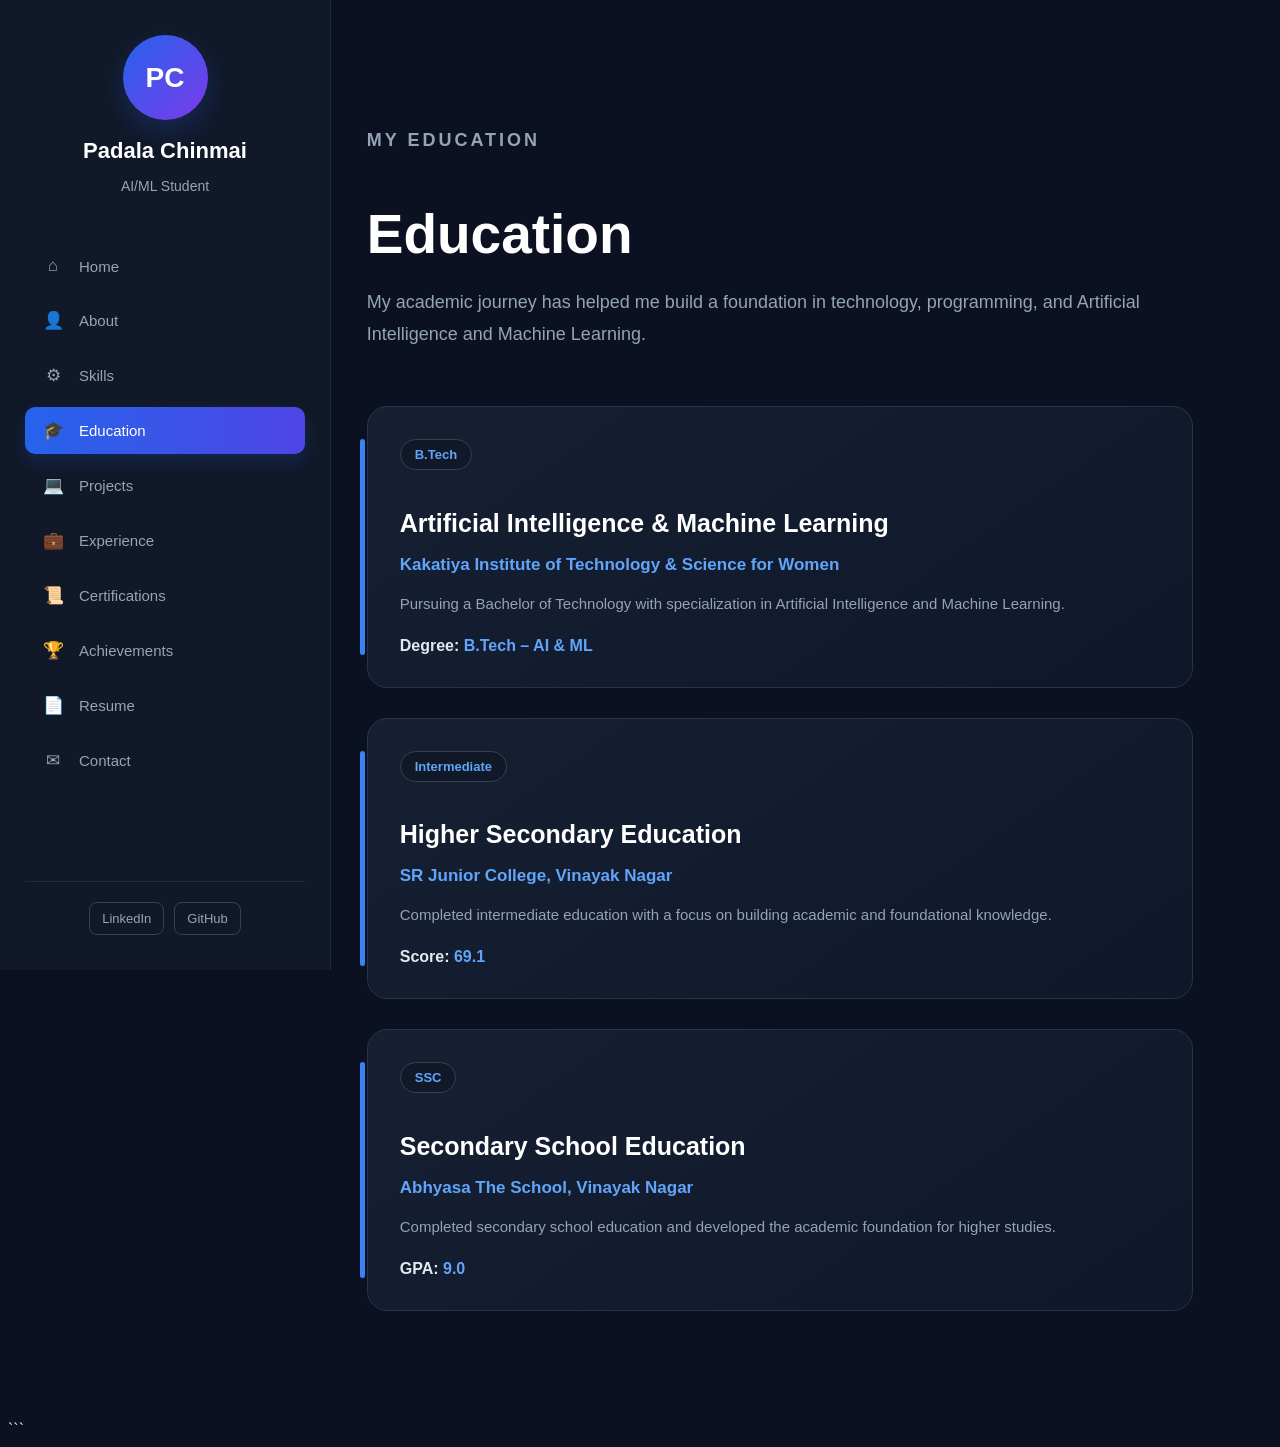
<file: education.html>
```html
<!DOCTYPE html>
<html lang="en">

<head>

    <meta charset="UTF-8">

    <meta name="viewport" content="width=device-width, initial-scale=1.0">

    <title>Education | Padala Chinmai</title>

    <link rel="stylesheet" href="style.css">

    <style>

        .education-page {
            min-height: 100vh;
            padding: 80px 8%;
        }

        .education-header {
            max-width: 900px;
            margin-bottom: 55px;
        }

        .education-header h1 {
            font-size: 55px;
            color: white;
            margin-bottom: 20px;
        }

        .education-header p {
            color: #94a3b8;
            font-size: 18px;
            line-height: 1.8;
        }

        .education-list {
            max-width: 1000px;
        }

        .education-card {
            position: relative;

            background: linear-gradient(
                145deg,
                #172033,
                #0f172a
            );

            border: 1px solid #263449;

            border-radius: 20px;

            padding: 32px;

            margin-bottom: 30px;

            transition: 0.3s ease;
        }

        .education-card:hover {
            transform: translateY(-7px);

            border-color: #3b82f6;

            box-shadow:
                0 20px 50px rgba(0, 0, 0, 0.3);
        }

        .education-card::before {
            content: "";

            position: absolute;

            left: -8px;

            top: 32px;

            width: 5px;

            height: calc(100% - 64px);

            background: #3b82f6;

            border-radius: 10px;
        }

        .education-year {
            display: inline-block;

            color: #60a5fa;

            background: #111827;

            border: 1px solid #334155;

            padding: 7px 14px;

            border-radius: 20px;

            font-size: 13px;

            font-weight: bold;

            margin-bottom: 18px;
        }

        .education-card h2 {
            color: white;

            font-size: 25px;

            margin-bottom: 10px;
        }

        .education-card h3 {
            color: #60a5fa;

            font-size: 17px;

            font-weight: 600;

            margin-bottom: 15px;
        }

        .education-card p {
            color: #94a3b8;

            font-size: 15px;

            line-height: 1.8;

            margin-bottom: 10px;
        }

        .education-score {
            display: inline-block;

            margin-top: 10px;

            color: #e2e8f0;

            font-weight: bold;
        }

        .education-score span {
            color: #60a5fa;
        }

        @media (max-width: 600px) {

            .education-page {
                padding: 50px 20px;
            }

            .education-header h1 {
                font-size: 40px;
            }

            .education-header p {
                font-size: 16px;
            }

            .education-card {
                padding: 25px;
            }

            .education-card h2 {
                font-size: 21px;
            }

        }

    </style>

</head>


<body>


    <!-- SIDEBAR -->

    <aside class="sidebar">

        <div class="profile">

            <div class="profile-circle">
                PC
            </div>

            <h2>
                Padala Chinmai
            </h2>

            <p>
                AI/ML Student
            </p>

        </div>


        <!-- NAVIGATION -->

        <nav class="sidebar-nav">

            <a href="index.html">
                <span>⌂</span>
                Home
            </a>

            <a href="about.html">
                <span>👤</span>
                About
            </a>

            <a href="skills.html">
                <span>⚙</span>
                Skills
            </a>

            <a href="education.html" class="active">
                <span>🎓</span>
                Education
            </a>

            <a href="projects.html">
                <span>💻</span>
                Projects
            </a>

            <a href="experience.html">
                <span>💼</span>
                Experience
            </a>

            <a href="certifications.html">
                <span>📜</span>
                Certifications
            </a>

            <a href="achievements.html">
                <span>🏆</span>
                Achievements
            </a>

            <a href="resume.html">
                <span>📄</span>
                Resume
            </a>

            <a href="contact.html">
                <span>✉</span>
                Contact
            </a>

        </nav>


        <!-- SOCIAL LINKS -->

        <div class="sidebar-social">

            <a
                href="https://www.linkedin.com/in/padala-chinmai-0a3380428"
                target="_blank">
                LinkedIn
            </a>

            <a
                href="https://github.com/chinmaipadala031-sh"
                target="_blank">
                GitHub
            </a>

        </div>

    </aside>


    <!-- MAIN CONTENT -->

    <main class="main-content">

        <section class="education-page">


            <!-- HEADER -->

            <div class="education-header">

                <p class="page-label">
                    MY EDUCATION
                </p>

                <h1>
                    Education
                </h1>

                <p>

                    My academic journey has helped me build a
                    foundation in technology, programming, and
                    Artificial Intelligence and Machine Learning.

                </p>

            </div>


            <!-- EDUCATION -->

            <div class="education-list">


                <!-- B.TECH -->

                <div class="education-card">

                    <div class="education-year">
                        B.Tech
                    </div>

                    <h2>
                        Artificial Intelligence & Machine Learning
                    </h2>

                    <h3>
                        Kakatiya Institute of Technology & Science for Women
                    </h3>

                    <p>

                        Pursuing a Bachelor of Technology with
                        specialization in Artificial Intelligence
                        and Machine Learning.

                    </p>

                    <div class="education-score">

                        Degree:
                        <span>
                            B.Tech – AI & ML
                        </span>

                    </div>

                </div>


                <!-- INTERMEDIATE -->

                <div class="education-card">

                    <div class="education-year">
                        Intermediate
                    </div>

                    <h2>
                        Higher Secondary Education
                    </h2>

                    <h3>
                        SR Junior College, Vinayak Nagar
                    </h3>

                    <p>

                        Completed intermediate education with
                        a focus on building academic and
                        foundational knowledge.

                    </p>

                    <div class="education-score">

                        Score:
                        <span>
                            69.1
                        </span>

                    </div>

                </div>


                <!-- SSC -->

                <div class="education-card">

                    <div class="education-year">
                        SSC
                    </div>

                    <h2>
                        Secondary School Education
                    </h2>

                    <h3>
                        Abhyasa The School, Vinayak Nagar
                    </h3>

                    <p>

                        Completed secondary school education
                        and developed the academic foundation
                        for higher studies.

                    </p>

                    <div class="education-score">

                        GPA:
                        <span>
                            9.0
                        </span>

                    </div>

                </div>


            </div>


        </section>

    </main>


</body>

</html>
```
</file>
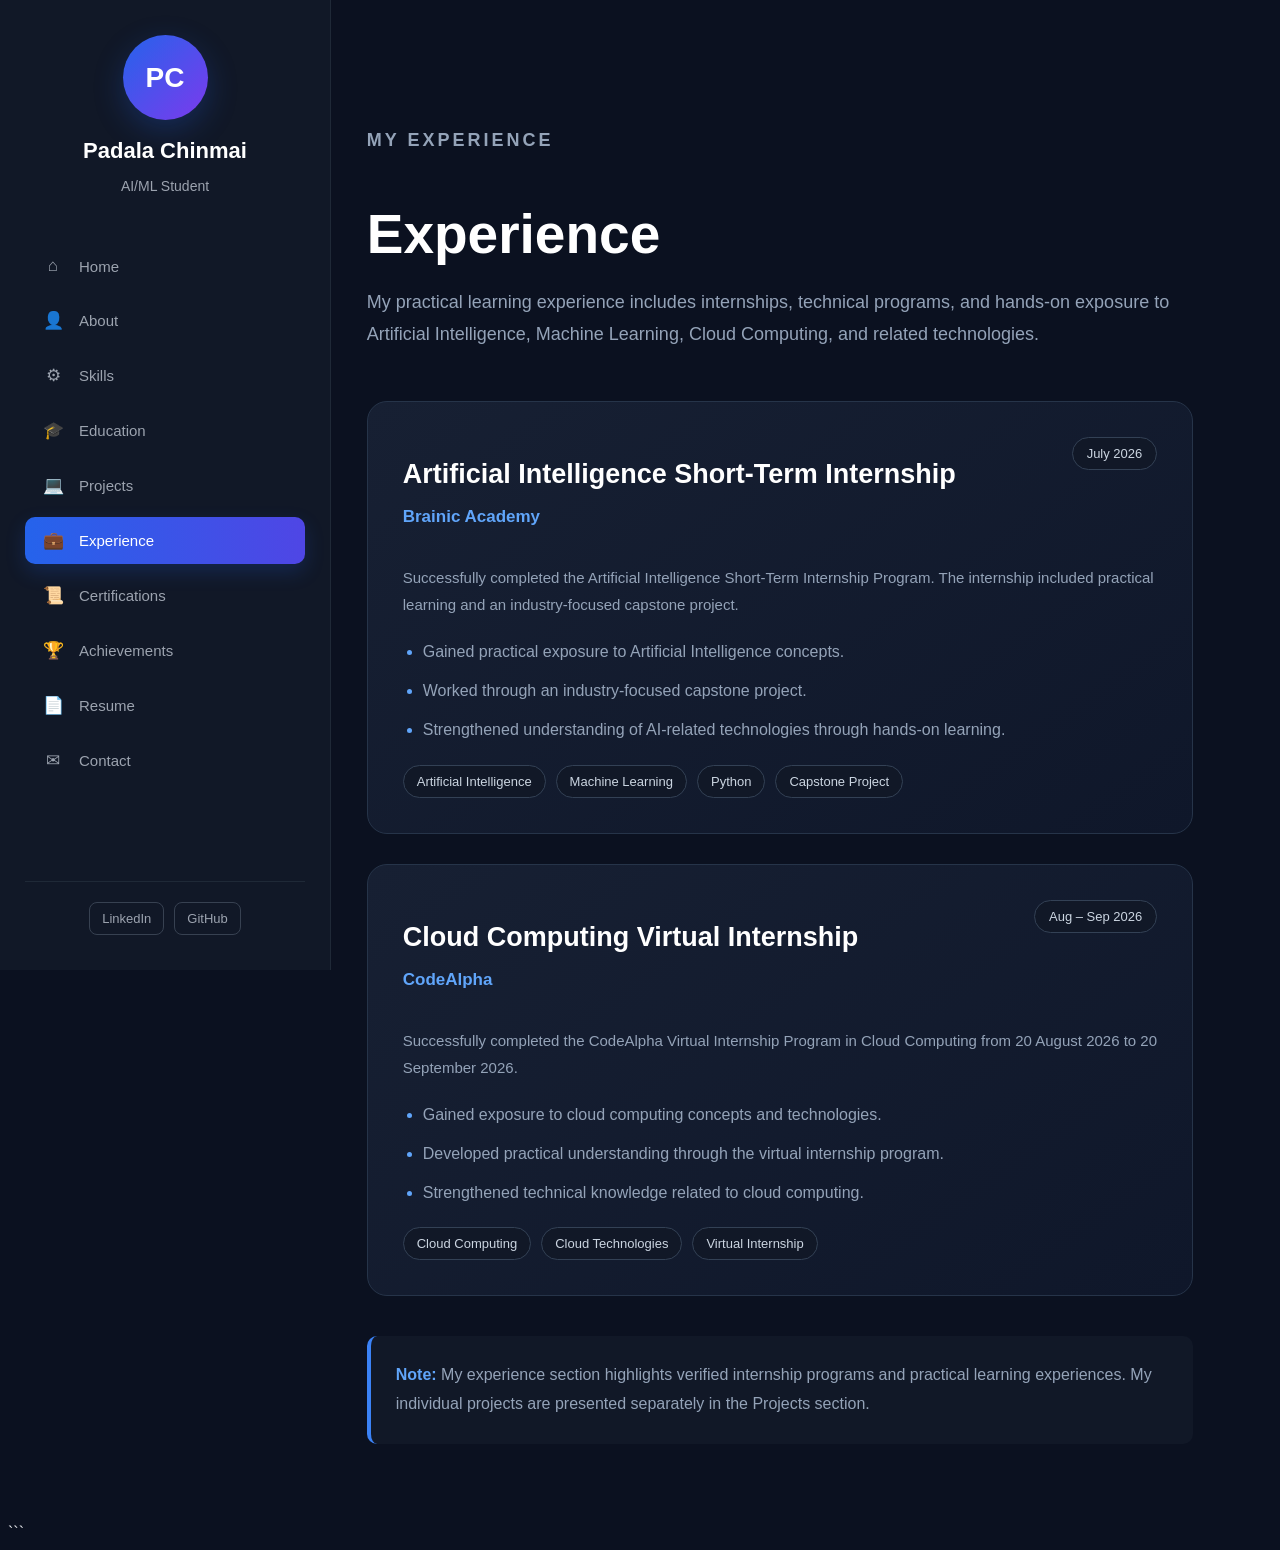
<file: experience.html>
```html
<!DOCTYPE html>
<html lang="en">

<head>

    <meta charset="UTF-8">

    <meta name="viewport" content="width=device-width, initial-scale=1.0">

    <title>Experience | Padala Chinmai</title>

    <link rel="stylesheet" href="style.css">

    <style>

        .experience-page {
            min-height: 100vh;
            padding: 80px 8%;
        }

        .experience-header {
            max-width: 900px;
            margin-bottom: 50px;
        }

        .experience-header h1 {
            font-size: 55px;
            color: white;
            margin-bottom: 20px;
        }

        .experience-header p {
            color: #94a3b8;
            font-size: 18px;
            line-height: 1.8;
        }

        .experience-card {
            max-width: 1000px;

            background:
                linear-gradient(
                    145deg,
                    #172033,
                    #0f172a
                );

            border: 1px solid #263449;

            border-radius: 20px;

            padding: 35px;

            margin-bottom: 30px;

            transition: 0.3s ease;
        }

        .experience-card:hover {
            transform: translateY(-7px);

            border-color: #3b82f6;

            box-shadow:
                0 20px 50px rgba(0, 0, 0, 0.35);
        }

        .experience-top {
            display: flex;

            justify-content: space-between;

            align-items: flex-start;

            gap: 20px;

            margin-bottom: 20px;
        }

        .experience-title h2 {
            color: white;

            font-size: 27px;

            margin-bottom: 8px;
        }

        .experience-title h3 {
            color: #60a5fa;

            font-size: 17px;

            font-weight: 600;
        }

        .experience-date {
            color: #cbd5e1;

            background: #111827;

            border: 1px solid #334155;

            padding: 8px 14px;

            border-radius: 20px;

            font-size: 13px;

            white-space: nowrap;
        }

        .experience-card p {
            color: #94a3b8;

            line-height: 1.8;

            font-size: 15px;

            margin-bottom: 20px;
        }

        .experience-list {
            padding-left: 20px;

            margin-bottom: 20px;
        }

        .experience-list li {
            color: #94a3b8;

            line-height: 1.8;

            margin-bottom: 10px;
        }

        .experience-list li::marker {
            color: #60a5fa;
        }

        .experience-tags {
            display: flex;

            flex-wrap: wrap;

            gap: 10px;
        }

        .experience-tags span {
            background: #111827;

            border: 1px solid #334155;

            color: #cbd5e1;

            padding: 8px 13px;

            border-radius: 20px;

            font-size: 13px;
        }

        .experience-note {
            max-width: 1000px;

            margin-top: 40px;

            padding: 25px;

            border-left: 4px solid #3b82f6;

            background: #111827;

            border-radius: 10px;
        }

        .experience-note p {
            color: #94a3b8;

            line-height: 1.8;

            margin: 0;
        }

        @media (max-width: 700px) {

            .experience-page {
                padding: 50px 20px;
            }

            .experience-header h1 {
                font-size: 40px;
            }

            .experience-header p {
                font-size: 16px;
            }

            .experience-card {
                padding: 25px;
            }

            .experience-top {
                flex-direction: column;
            }

            .experience-title h2 {
                font-size: 22px;
            }

        }

    </style>

</head>


<body>


    <!-- SIDEBAR -->

    <aside class="sidebar">

        <div class="profile">

            <div class="profile-circle">
                PC
            </div>

            <h2>
                Padala Chinmai
            </h2>

            <p>
                AI/ML Student
            </p>

        </div>


        <!-- NAVIGATION -->

        <nav class="sidebar-nav">

            <a href="index.html">
                <span>⌂</span>
                Home
            </a>

            <a href="about.html">
                <span>👤</span>
                About
            </a>

            <a href="skills.html">
                <span>⚙</span>
                Skills
            </a>

            <a href="education.html">
                <span>🎓</span>
                Education
            </a>

            <a href="projects.html">
                <span>💻</span>
                Projects
            </a>

            <a href="experience.html" class="active">
                <span>💼</span>
                Experience
            </a>

            <a href="certifications.html">
                <span>📜</span>
                Certifications
            </a>

            <a href="achievements.html">
                <span>🏆</span>
                Achievements
            </a>

            <a href="resume.html">
                <span>📄</span>
                Resume
            </a>

            <a href="contact.html">
                <span>✉</span>
                Contact
            </a>

        </nav>


        <!-- SOCIAL LINKS -->

        <div class="sidebar-social">

            <a
                href="https://www.linkedin.com/in/padala-chinmai-0a3380428"
                target="_blank">
                LinkedIn
            </a>

            <a
                href="https://github.com/chinmaipadala031-sh"
                target="_blank">
                GitHub
            </a>

        </div>

    </aside>


    <!-- MAIN CONTENT -->

    <main class="main-content">

        <section class="experience-page">


            <!-- HEADER -->

            <div class="experience-header">

                <p class="page-label">
                    MY EXPERIENCE
                </p>

                <h1>
                    Experience
                </h1>

                <p>

                    My practical learning experience includes
                    internships, technical programs, and hands-on
                    exposure to Artificial Intelligence, Machine
                    Learning, Cloud Computing, and related technologies.

                </p>

            </div>


            <!-- BRAINIC AI INTERNSHIP -->

            <div class="experience-card">

                <div class="experience-top">

                    <div class="experience-title">

                        <h2>
                            Artificial Intelligence
                            Short-Term Internship
                        </h2>

                        <h3>
                            Brainic Academy
                        </h3>

                    </div>

                    <div class="experience-date">
                        July 2026
                    </div>

                </div>


                <p>

                    Successfully completed the Artificial Intelligence
                    Short-Term Internship Program. The internship included
                    practical learning and an industry-focused capstone
                    project.

                </p>


                <ul class="experience-list">

                    <li>
                        Gained practical exposure to Artificial Intelligence
                        concepts.
                    </li>

                    <li>
                        Worked through an industry-focused capstone project.
                    </li>

                    <li>
                        Strengthened understanding of AI-related technologies
                        through hands-on learning.
                    </li>

                </ul>


                <div class="experience-tags">

                    <span>
                        Artificial Intelligence
                    </span>

                    <span>
                        Machine Learning
                    </span>

                    <span>
                        Python
                    </span>

                    <span>
                        Capstone Project
                    </span>

                </div>

            </div>


            <!-- CODEALPHA CLOUD INTERNSHIP -->

            <div class="experience-card">

                <div class="experience-top">

                    <div class="experience-title">

                        <h2>
                            Cloud Computing
                            Virtual Internship
                        </h2>

                        <h3>
                            CodeAlpha
                        </h3>

                    </div>

                    <div class="experience-date">
                        Aug – Sep 2026
                    </div>

                </div>


                <p>

                    Successfully completed the CodeAlpha Virtual
                    Internship Program in Cloud Computing from
                    20 August 2026 to 20 September 2026.

                </p>


                <ul class="experience-list">

                    <li>
                        Gained exposure to cloud computing concepts
                        and technologies.
                    </li>

                    <li>
                        Developed practical understanding through
                        the virtual internship program.
                    </li>

                    <li>
                        Strengthened technical knowledge related
                        to cloud computing.
                    </li>

                </ul>


                <div class="experience-tags">

                    <span>
                        Cloud Computing
                    </span>

                    <span>
                        Cloud Technologies
                    </span>

                    <span>
                        Virtual Internship
                    </span>

                </div>

            </div>


            <!-- EXPERIENCE NOTE -->

            <div class="experience-note">

                <p>

                    <strong style="color:#60a5fa;">
                        Note:
                    </strong>

                    My experience section highlights verified
                    internship programs and practical learning
                    experiences. My individual projects are
                    presented separately in the Projects section.

                </p>

            </div>


        </section>

    </main>


</body>

</html>
```
</file>
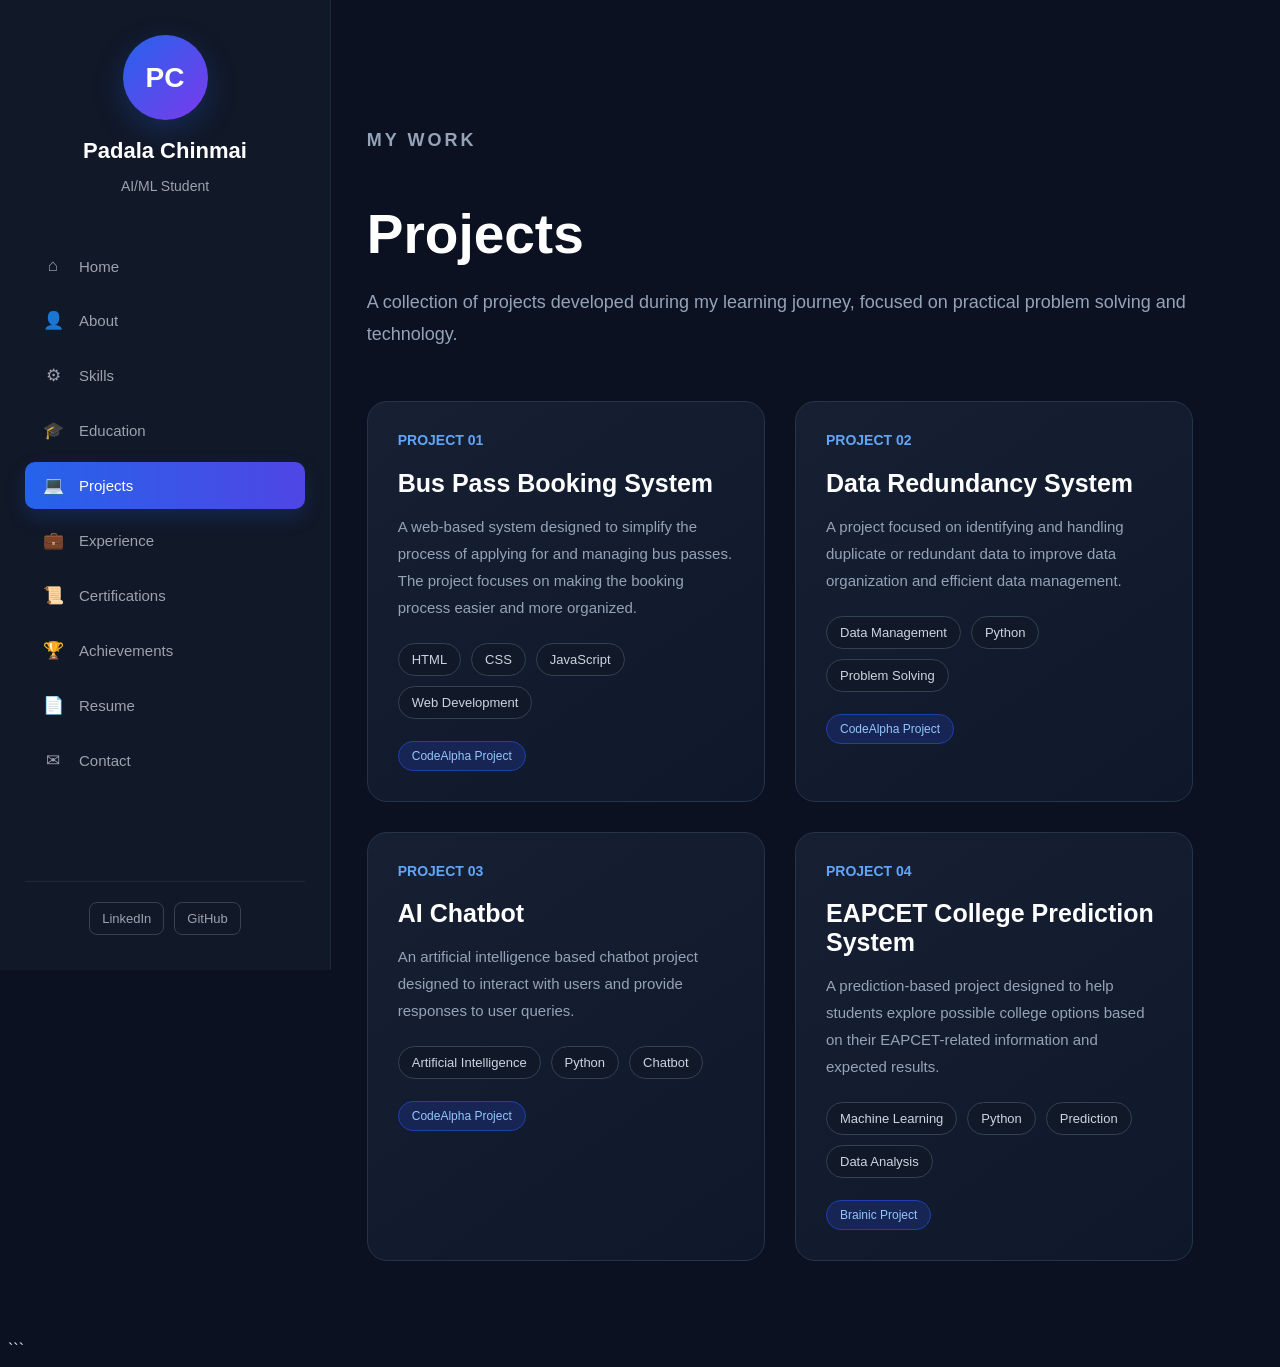
<file: projects.html>
```html
<!DOCTYPE html>
<html lang="en">

<head>

    <meta charset="UTF-8">

    <meta name="viewport" content="width=device-width, initial-scale=1.0">

    <title>Projects | Padala Chinmai</title>

    <link rel="stylesheet" href="style.css">

    <style>

        .projects-page {
            min-height: 100vh;
            padding: 80px 8%;
        }

        .projects-header {
            max-width: 900px;
            margin-bottom: 50px;
        }

        .projects-header h1 {
            font-size: 55px;
            color: white;
            margin-bottom: 20px;
        }

        .projects-header p {
            color: #94a3b8;
            font-size: 18px;
            line-height: 1.8;
        }

        .projects-grid {
            display: grid;
            grid-template-columns: repeat(2, minmax(0, 1fr));
            gap: 30px;
        }

        .project-card {
            background: linear-gradient(145deg, #172033, #0f172a);
            border: 1px solid #263449;
            border-radius: 20px;
            padding: 30px;
            transition: 0.3s ease;
        }

        .project-card:hover {
            transform: translateY(-8px);
            border-color: #3b82f6;
            box-shadow: 0 20px 50px rgba(0, 0, 0, 0.35);
        }

        .project-number {
            color: #60a5fa;
            font-size: 14px;
            font-weight: bold;
            margin-bottom: 15px;
        }

        .project-card h2 {
            color: white;
            font-size: 25px;
            margin-bottom: 15px;
        }

        .project-card p {
            color: #94a3b8;
            font-size: 15px;
            line-height: 1.8;
            margin-bottom: 22px;
        }

        .project-tech {
            display: flex;
            flex-wrap: wrap;
            gap: 10px;
        }

        .project-tech span {
            padding: 8px 13px;
            border-radius: 20px;
            background: #111827;
            border: 1px solid #334155;
            color: #cbd5e1;
            font-size: 13px;
        }

        .project-tech span:hover {
            border-color: #60a5fa;
            color: #60a5fa;
        }

        .project-status {
            display: inline-block;
            margin-top: 22px;
            padding: 7px 13px;
            border-radius: 20px;
            background: #172554;
            border: 1px solid #1e40af;
            color: #93c5fd;
            font-size: 12px;
        }

        @media (max-width: 900px) {

            .projects-grid {
                grid-template-columns: 1fr;
            }

        }

        @media (max-width: 600px) {

            .projects-page {
                padding: 50px 20px;
            }

            .projects-header h1 {
                font-size: 40px;
            }

            .projects-header p {
                font-size: 16px;
            }

            .project-card {
                padding: 25px;
            }

        }

    </style>

</head>


<body>


    <!-- SIDEBAR -->

    <aside class="sidebar">

        <div class="profile">

            <div class="profile-circle">
                PC
            </div>

            <h2>
                Padala Chinmai
            </h2>

            <p>
                AI/ML Student
            </p>

        </div>


        <!-- NAVIGATION -->

        <nav class="sidebar-nav">

            <a href="index.html">
                <span>⌂</span>
                Home
            </a>

            <a href="about.html">
                <span>👤</span>
                About
            </a>

            <a href="skills.html">
                <span>⚙</span>
                Skills
            </a>

            <a href="education.html">
                <span>🎓</span>
                Education
            </a>

            <a href="projects.html" class="active">
                <span>💻</span>
                Projects
            </a>

            <a href="experience.html">
                <span>💼</span>
                Experience
            </a>

            <a href="certifications.html">
                <span>📜</span>
                Certifications
            </a>

            <a href="achievements.html">
                <span>🏆</span>
                Achievements
            </a>

            <a href="resume.html">
                <span>📄</span>
                Resume
            </a>

            <a href="contact.html">
                <span>✉</span>
                Contact
            </a>

        </nav>


        <!-- SOCIAL LINKS -->

        <div class="sidebar-social">

            <a
                href="https://www.linkedin.com/in/padala-chinmai-0a3380428"
                target="_blank">
                LinkedIn
            </a>

            <a
                href="https://github.com/chinmaipadala031-sh"
                target="_blank">
                GitHub
            </a>

        </div>

    </aside>


    <!-- MAIN CONTENT -->

    <main class="main-content">

        <section class="projects-page">


            <!-- HEADER -->

            <div class="projects-header">

                <p class="page-label">
                    MY WORK
                </p>

                <h1>
                    Projects
                </h1>

                <p>

                    A collection of projects developed during
                    my learning journey, focused on practical
                    problem solving and technology.

                </p>

            </div>


            <!-- PROJECT GRID -->

            <div class="projects-grid">


                <!-- PROJECT 1 -->

                <div class="project-card">

                    <div class="project-number">
                        PROJECT 01
                    </div>

                    <h2>
                        Bus Pass Booking System
                    </h2>

                    <p>

                        A web-based system designed to simplify
                        the process of applying for and managing
                        bus passes. The project focuses on making
                        the booking process easier and more organized.

                    </p>

                    <div class="project-tech">

                        <span>
                            HTML
                        </span>

                        <span>
                            CSS
                        </span>

                        <span>
                            JavaScript
                        </span>

                        <span>
                            Web Development
                        </span>

                    </div>

                    <div class="project-status">
                        CodeAlpha Project
                    </div>

                </div>


                <!-- PROJECT 2 -->

                <div class="project-card">

                    <div class="project-number">
                        PROJECT 02
                    </div>

                    <h2>
                        Data Redundancy System
                    </h2>

                    <p>

                        A project focused on identifying and
                        handling duplicate or redundant data
                        to improve data organization and
                        efficient data management.

                    </p>

                    <div class="project-tech">

                        <span>
                            Data Management
                        </span>

                        <span>
                            Python
                        </span>

                        <span>
                            Problem Solving
                        </span>

                    </div>

                    <div class="project-status">
                        CodeAlpha Project
                    </div>

                </div>


                <!-- PROJECT 3 -->

                <div class="project-card">

                    <div class="project-number">
                        PROJECT 03
                    </div>

                    <h2>
                        AI Chatbot
                    </h2>

                    <p>

                        An artificial intelligence based chatbot
                        project designed to interact with users
                        and provide responses to user queries.

                    </p>

                    <div class="project-tech">

                        <span>
                            Artificial Intelligence
                        </span>

                        <span>
                            Python
                        </span>

                        <span>
                            Chatbot
                        </span>

                    </div>

                    <div class="project-status">
                        CodeAlpha Project
                    </div>

                </div>


                <!-- PROJECT 4 -->

                <div class="project-card">

                    <div class="project-number">
                        PROJECT 04
                    </div>

                    <h2>
                        EAPCET College Prediction System
                    </h2>

                    <p>

                        A prediction-based project designed
                        to help students explore possible college
                        options based on their EAPCET-related
                        information and expected results.

                    </p>

                    <div class="project-tech">

                        <span>
                            Machine Learning
                        </span>

                        <span>
                            Python
                        </span>

                        <span>
                            Prediction
                        </span>

                        <span>
                            Data Analysis
                        </span>

                    </div>

                    <div class="project-status">
                        Brainic Project
                    </div>

                </div>


            </div>


        </section>

    </main>


</body>

</html>
```
</file>
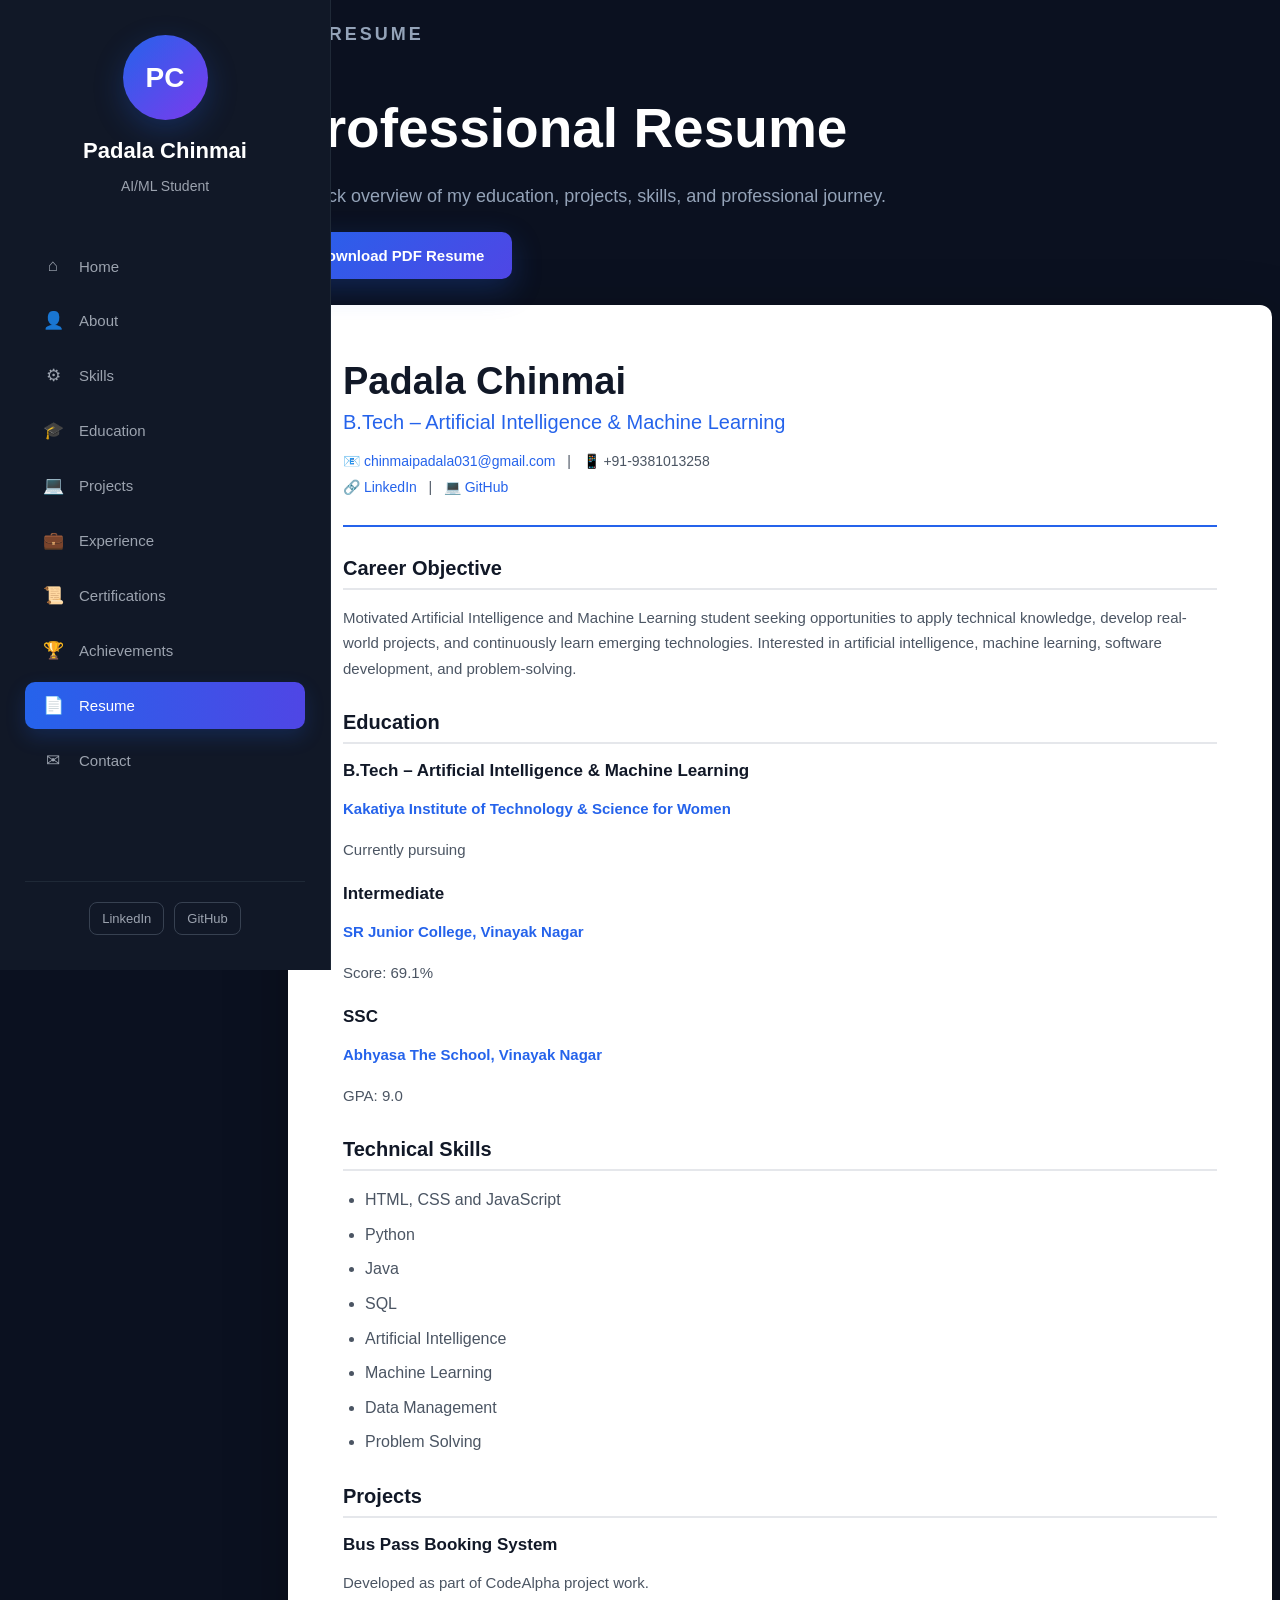
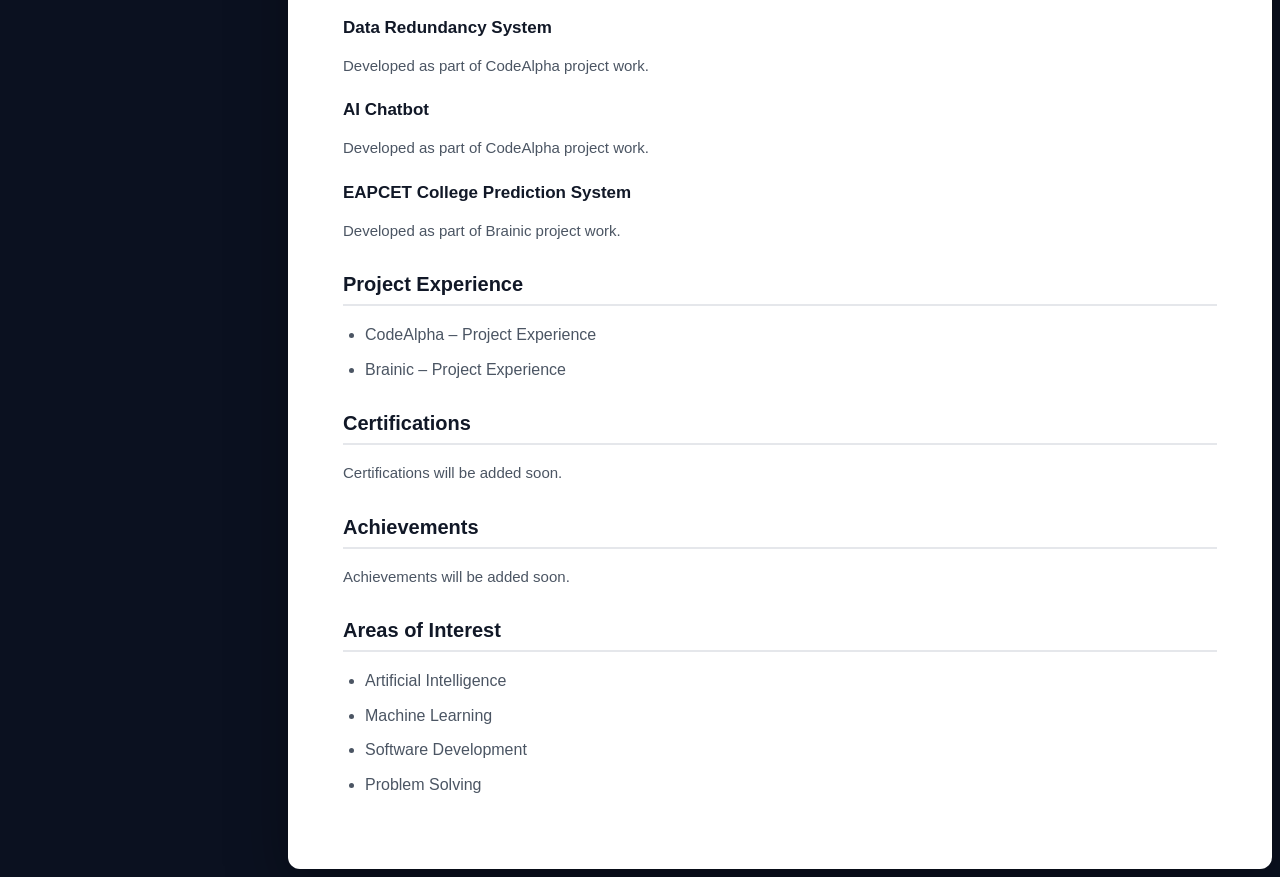
<file: resume.html>
<!DOCTYPE html>
<html lang="en">

<head>

    <meta charset="UTF-8">

    <meta name="viewport" content="width=device-width, initial-scale=1.0">

    <title>Resume | Padala Chinmai</title>

    <link rel="stylesheet" href="style.css">

    <style>

        /* RESUME CONTENT */

        .resume-paper {
            max-width: 950px;
            margin: 40px auto 0;

            background: white;
            color: #1f2937;

            padding: 55px;

            border-radius: 12px;

            box-shadow:
                0 20px 60px rgba(0, 0, 0, 0.35);
        }

        .resume-name {
            font-size: 38px;
            font-weight: bold;
            color: #111827;
            margin-bottom: 8px;
        }

        .resume-role {
            font-size: 20px;
            color: #2563eb;
            margin-bottom: 15px;
        }

        .resume-contact {
            color: #4b5563;
            font-size: 14px;
            line-height: 1.8;
        }

        .resume-contact a {
            color: #2563eb;
        }

        .resume-line {
            height: 2px;
            background: #2563eb;
            margin: 25px 0;
        }

        .resume-section {
            margin-top: 30px;
        }

        .resume-section h2 {
            font-size: 20px;
            color: #111827;
            border-bottom: 2px solid #e5e7eb;
            padding-bottom: 8px;
            margin-bottom: 15px;
        }

        .resume-section p {
            font-size: 15px;
            line-height: 1.7;
            color: #4b5563;
        }

        .resume-section ul {
            padding-left: 22px;
        }

        .resume-section li {
            margin-bottom: 9px;
            color: #4b5563;
            line-height: 1.6;
        }

        .education-item,
        .project-item {
            margin-bottom: 22px;
        }

        .education-item h3,
        .project-item h3 {
            font-size: 17px;
            color: #111827;
            margin-bottom: 5px;
        }

        .education-item strong,
        .project-item strong {
            color: #2563eb;
        }

        .download-section {
            margin-top: 30px;
        }

        @media (max-width: 700px) {

            .resume-paper {
                padding: 30px 22px;
            }

            .resume-name {
                font-size: 30px;
            }

        }

    </style>

</head>


<body>


    <!-- SIDEBAR -->

    <aside class="sidebar">

        <div class="profile">

            <div class="profile-circle">
                PC
            </div>

            <h2>
                Padala Chinmai
            </h2>

            <p>
                AI/ML Student
            </p>

        </div>


        <nav class="sidebar-nav">

            <a href="index.html">
                <span>⌂</span>
                Home
            </a>

            <a href="about.html">
                <span>👤</span>
                About
            </a>

            <a href="skills.html">
                <span>⚙</span>
                Skills
            </a>

            <a href="education.html">
                <span>🎓</span>
                Education
            </a>

            <a href="projects.html">
                <span>💻</span>
                Projects
            </a>

            <a href="experience.html">
                <span>💼</span>
                Experience
            </a>

            <a href="certifications.html">
                <span>📜</span>
                Certifications
            </a>

            <a href="achievements.html">
                <span>🏆</span>
                Achievements
            </a>

            <a href="resume.html" class="active">
                <span>📄</span>
                Resume
            </a>

            <a href="contact.html">
                <span>✉</span>
                Contact
            </a>

        </nav>


        <div class="sidebar-social">

            <a
                href="https://www.linkedin.com/in/padala-chinmai-0a3380428"
                target="_blank">

                LinkedIn

            </a>


            <a
                href="https://github.com/chinmaipadala031-sh"
                target="_blank">

                GitHub

            </a>

        </div>

    </aside>



    <!-- MAIN CONTENT -->

    <main class="main-content">

        <section class="resume-page">


            <!-- HEADER -->

            <div class="resume-header">

                <p class="page-label">
                    MY RESUME
                </p>

                <h1>
                    Professional Resume
                </h1>

                <p>
                    A quick overview of my education,
                    projects, skills, and professional journey.
                </p>

            </div>


            <!-- DOWNLOAD BUTTON -->

            <div class="download-section">

                <a
                    href="resume.pdf"
                    download
                    class="primary-button">

                    Download PDF Resume

                </a>

            </div>



            <!-- RESUME PAPER -->

            <div class="resume-paper">


                <!-- NAME -->

                <div class="resume-name">
                    Padala Chinmai
                </div>


                <div class="resume-role">
                    B.Tech – Artificial Intelligence & Machine Learning
                </div>


                <div class="resume-contact">

                    📧
                    <a href="mailto:chinmaipadala031@gmail.com">
                        chinmaipadala031@gmail.com
                    </a>

                    &nbsp; | &nbsp;

                    📱
                    +91-9381013258

                    <br>

                    🔗
                    <a
                        href="https://www.linkedin.com/in/padala-chinmai-0a3380428"
                        target="_blank">
                        LinkedIn
                    </a>

                    &nbsp; | &nbsp;

                    💻
                    <a
                        href="https://github.com/chinmaipadala031-sh"
                        target="_blank">
                        GitHub
                    </a>

                </div>


                <div class="resume-line"></div>



                <!-- CAREER OBJECTIVE -->

                <div class="resume-section">

                    <h2>
                        Career Objective
                    </h2>

                    <p>

                        Motivated Artificial Intelligence and Machine
                        Learning student seeking opportunities to apply
                        technical knowledge, develop real-world projects,
                        and continuously learn emerging technologies.
                        Interested in artificial intelligence,
                        machine learning, software development,
                        and problem-solving.

                    </p>

                </div>



                <!-- EDUCATION -->

                <div class="resume-section">

                    <h2>
                        Education
                    </h2>


                    <div class="education-item">

                        <h3>
                            B.Tech – Artificial Intelligence & Machine Learning
                        </h3>

                        <p>
                            <strong>
                                Kakatiya Institute of Technology & Science for Women
                            </strong>
                        </p>

                        <p>
                            Currently pursuing
                        </p>

                    </div>


                    <div class="education-item">

                        <h3>
                            Intermediate
                        </h3>

                        <p>
                            <strong>
                                SR Junior College, Vinayak Nagar
                            </strong>
                        </p>

                        <p>
                            Score: 69.1%
                        </p>

                    </div>


                    <div class="education-item">

                        <h3>
                            SSC
                        </h3>

                        <p>
                            <strong>
                                Abhyasa The School, Vinayak Nagar
                            </strong>
                        </p>

                        <p>
                            GPA: 9.0
                        </p>

                    </div>

                </div>



                <!-- SKILLS -->

                <div class="resume-section">

                    <h2>
                        Technical Skills
                    </h2>

                    <ul>

                        <li>
                            HTML, CSS and JavaScript
                        </li>

                        <li>
                            Python
                        </li>

                        <li>
                            Java
                        </li>

                        <li>
                            SQL
                        </li>

                        <li>
                            Artificial Intelligence
                        </li>

                        <li>
                            Machine Learning
                        </li>

                        <li>
                            Data Management
                        </li>

                        <li>
                            Problem Solving
                        </li>

                    </ul>

                </div>



                <!-- PROJECTS -->

                <div class="resume-section">

                    <h2>
                        Projects
                    </h2>


                    <div class="project-item">

                        <h3>
                            Bus Pass Booking System
                        </h3>

                        <p>
                            Developed as part of CodeAlpha project work.
                        </p>

                    </div>


                    <div class="project-item">

                        <h3>
                            Data Redundancy System
                        </h3>

                        <p>
                            Developed as part of CodeAlpha project work.
                        </p>

                    </div>


                    <div class="project-item">

                        <h3>
                            AI Chatbot
                        </h3>

                        <p>
                            Developed as part of CodeAlpha project work.
                        </p>

                    </div>


                    <div class="project-item">

                        <h3>
                            EAPCET College Prediction System
                        </h3>

                        <p>
                            Developed as part of Brainic project work.
                        </p>

                    </div>

                </div>



                <!-- PROJECT EXPERIENCE -->

                <div class="resume-section">

                    <h2>
                        Project Experience
                    </h2>

                    <ul>

                        <li>
                            CodeAlpha – Project Experience
                        </li>

                        <li>
                            Brainic – Project Experience
                        </li>

                    </ul>

                </div>



                <!-- CERTIFICATIONS -->

                <div class="resume-section">

                    <h2>
                        Certifications
                    </h2>

                    <p>
                        Certifications will be added soon.
                    </p>

                </div>



                <!-- ACHIEVEMENTS -->

                <div class="resume-section">

                    <h2>
                        Achievements
                    </h2>

                    <p>
                        Achievements will be added soon.
                    </p>

                </div>



                <!-- INTERESTS -->

                <div class="resume-section">

                    <h2>
                        Areas of Interest
                    </h2>

                    <ul>

                        <li>
                            Artificial Intelligence
                        </li>

                        <li>
                            Machine Learning
                        </li>

                        <li>
                            Software Development
                        </li>

                        <li>
                            Problem Solving
                        </li>

                    </ul>

                </div>


            </div>


        </section>

    </main>


</body>

</html>
</file>
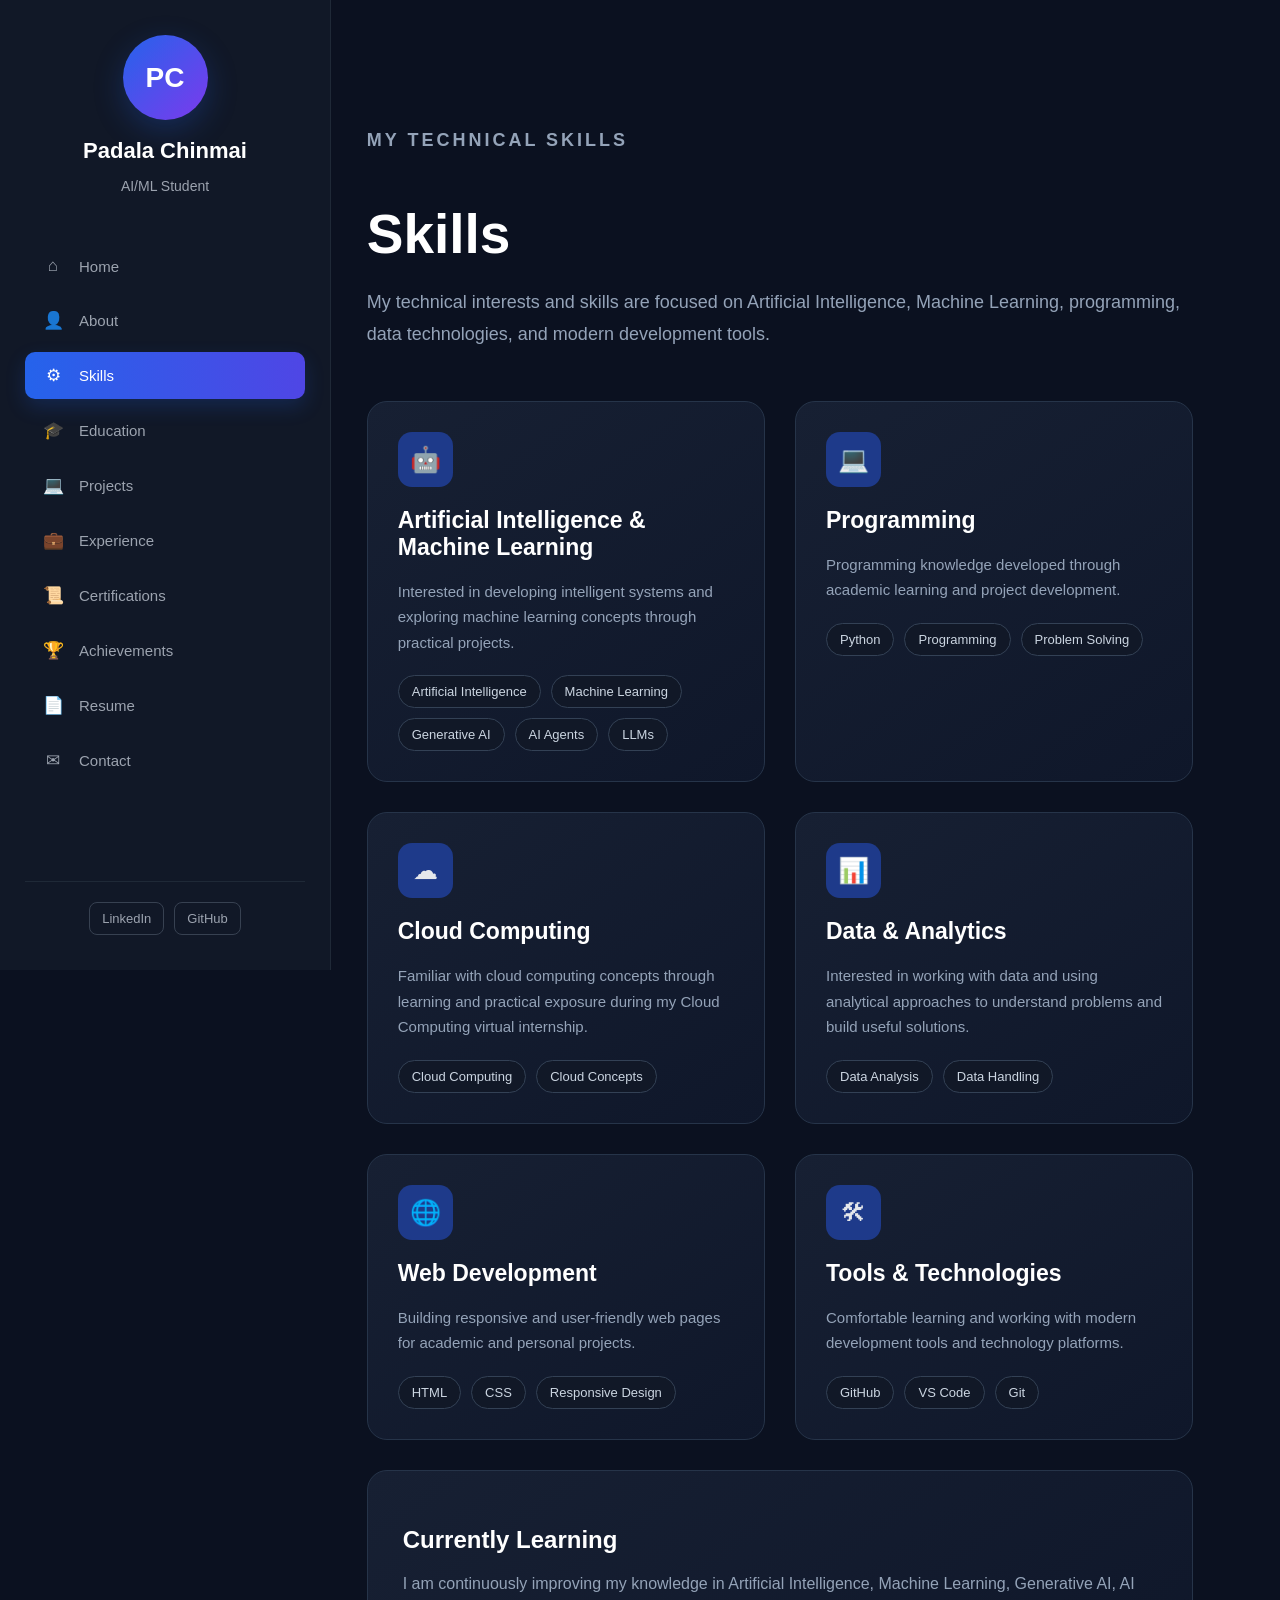
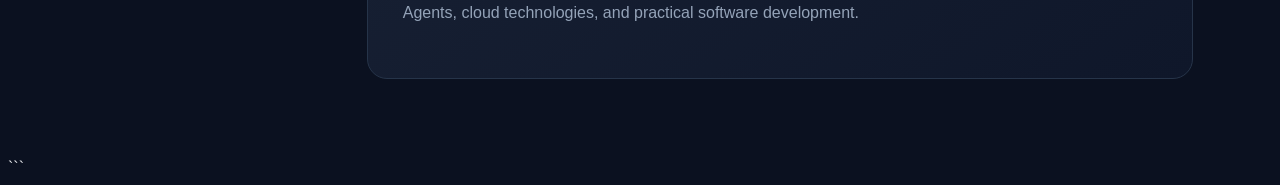
<file: skills.html>
```html
<!DOCTYPE html>
<html lang="en">

<head>

    <meta charset="UTF-8">

    <meta name="viewport" content="width=device-width, initial-scale=1.0">

    <title>Skills | Padala Chinmai</title>

    <link rel="stylesheet" href="style.css">

    <style>

        .skills-page {
            min-height: 100vh;
            padding: 80px 8%;
        }

        .skills-header {
            max-width: 900px;
            margin-bottom: 50px;
        }

        .skills-header h1 {
            font-size: 55px;
            color: white;
            margin-bottom: 20px;
        }

        .skills-header p {
            color: #94a3b8;
            font-size: 18px;
            line-height: 1.8;
        }

        .skills-grid {
            display: grid;
            grid-template-columns: repeat(2, minmax(0, 1fr));
            gap: 30px;
        }

        .skill-card {
            background: linear-gradient(145deg, #172033, #0f172a);
            border: 1px solid #263449;
            border-radius: 20px;
            padding: 30px;
            transition: 0.3s ease;
        }

        .skill-card:hover {
            transform: translateY(-7px);
            border-color: #3b82f6;
            box-shadow: 0 20px 50px rgba(0, 0, 0, 0.3);
        }

        .skill-icon {
            width: 55px;
            height: 55px;
            display: flex;
            align-items: center;
            justify-content: center;
            background: #1e3a8a;
            border-radius: 14px;
            font-size: 25px;
            margin-bottom: 20px;
        }

        .skill-card h2 {
            color: white;
            font-size: 23px;
            margin-bottom: 18px;
        }

        .skill-card p {
            color: #94a3b8;
            line-height: 1.7;
            font-size: 15px;
            margin-bottom: 20px;
        }

        .skill-tags {
            display: flex;
            flex-wrap: wrap;
            gap: 10px;
        }

        .skill-tags span {
            background: #111827;
            border: 1px solid #334155;
            color: #cbd5e1;
            padding: 8px 13px;
            border-radius: 20px;
            font-size: 13px;
        }

        .skill-tags span:hover {
            border-color: #60a5fa;
            color: #60a5fa;
        }

        .learning-card {
            margin-top: 30px;
            background: linear-gradient(145deg, #172033, #0f172a);
            border: 1px solid #263449;
            border-radius: 20px;
            padding: 35px;
        }

        .learning-card h2 {
            color: white;
            margin-bottom: 15px;
        }

        .learning-card p {
            color: #94a3b8;
            line-height: 1.8;
            font-size: 16px;
        }

        @media (max-width: 900px) {

            .skills-grid {
                grid-template-columns: 1fr;
            }

        }

        @media (max-width: 600px) {

            .skills-page {
                padding: 50px 20px;
            }

            .skills-header h1 {
                font-size: 40px;
            }

            .skills-header p {
                font-size: 16px;
            }

        }

    </style>

</head>


<body>


    <!-- SIDEBAR -->

    <aside class="sidebar">

        <div class="profile">

            <div class="profile-circle">
                PC
            </div>

            <h2>
                Padala Chinmai
            </h2>

            <p>
                AI/ML Student
            </p>

        </div>


        <!-- NAVIGATION -->

        <nav class="sidebar-nav">

            <a href="index.html">
                <span>⌂</span>
                Home
            </a>

            <a href="about.html">
                <span>👤</span>
                About
            </a>

            <a href="skills.html" class="active">
                <span>⚙</span>
                Skills
            </a>

            <a href="education.html">
                <span>🎓</span>
                Education
            </a>

            <a href="projects.html">
                <span>💻</span>
                Projects
            </a>

            <a href="experience.html">
                <span>💼</span>
                Experience
            </a>

            <a href="certifications.html">
                <span>📜</span>
                Certifications
            </a>

            <a href="achievements.html">
                <span>🏆</span>
                Achievements
            </a>

            <a href="resume.html">
                <span>📄</span>
                Resume
            </a>

            <a href="contact.html">
                <span>✉</span>
                Contact
            </a>

        </nav>


        <!-- SOCIAL LINKS -->

        <div class="sidebar-social">

            <a
                href="https://www.linkedin.com/in/padala-chinmai-0a3380428"
                target="_blank">
                LinkedIn
            </a>

            <a
                href="https://github.com/chinmaipadala031-sh"
                target="_blank">
                GitHub
            </a>

        </div>

    </aside>


    <!-- MAIN CONTENT -->

    <main class="main-content">

        <section class="skills-page">


            <!-- HEADER -->

            <div class="skills-header">

                <p class="page-label">
                    MY TECHNICAL SKILLS
                </p>

                <h1>
                    Skills
                </h1>

                <p>

                    My technical interests and skills are focused
                    on Artificial Intelligence, Machine Learning,
                    programming, data technologies, and modern
                    development tools.

                </p>

            </div>


            <!-- SKILLS GRID -->

            <div class="skills-grid">


                <!-- AI / ML -->

                <div class="skill-card">

                    <div class="skill-icon">
                        🤖
                    </div>

                    <h2>
                        Artificial Intelligence & Machine Learning
                    </h2>

                    <p>
                        Interested in developing intelligent systems
                        and exploring machine learning concepts
                        through practical projects.
                    </p>

                    <div class="skill-tags">

                        <span>
                            Artificial Intelligence
                        </span>

                        <span>
                            Machine Learning
                        </span>

                        <span>
                            Generative AI
                        </span>

                        <span>
                            AI Agents
                        </span>

                        <span>
                            LLMs
                        </span>

                    </div>

                </div>


                <!-- PROGRAMMING -->

                <div class="skill-card">

                    <div class="skill-icon">
                        💻
                    </div>

                    <h2>
                        Programming
                    </h2>

                    <p>
                        Programming knowledge developed through
                        academic learning and project development.
                    </p>

                    <div class="skill-tags">

                        <span>
                            Python
                        </span>

                        <span>
                            Programming
                        </span>

                        <span>
                            Problem Solving
                        </span>

                    </div>

                </div>


                <!-- CLOUD -->

                <div class="skill-card">

                    <div class="skill-icon">
                        ☁
                    </div>

                    <h2>
                        Cloud Computing
                    </h2>

                    <p>
                        Familiar with cloud computing concepts
                        through learning and practical exposure
                        during my Cloud Computing virtual internship.
                    </p>

                    <div class="skill-tags">

                        <span>
                            Cloud Computing
                        </span>

                        <span>
                            Cloud Concepts
                        </span>

                    </div>

                </div>


                <!-- DATA -->

                <div class="skill-card">

                    <div class="skill-icon">
                        📊
                    </div>

                    <h2>
                        Data & Analytics
                    </h2>

                    <p>
                        Interested in working with data and using
                        analytical approaches to understand problems
                        and build useful solutions.
                    </p>

                    <div class="skill-tags">

                        <span>
                            Data Analysis
                        </span>

                        <span>
                            Data Handling
                        </span>

                    </div>

                </div>


                <!-- WEB -->

                <div class="skill-card">

                    <div class="skill-icon">
                        🌐
                    </div>

                    <h2>
                        Web Development
                    </h2>

                    <p>
                        Building responsive and user-friendly web
                        pages for academic and personal projects.
                    </p>

                    <div class="skill-tags">

                        <span>
                            HTML
                        </span>

                        <span>
                            CSS
                        </span>

                        <span>
                            Responsive Design
                        </span>

                    </div>

                </div>


                <!-- TOOLS -->

                <div class="skill-card">

                    <div class="skill-icon">
                        🛠
                    </div>

                    <h2>
                        Tools & Technologies
                    </h2>

                    <p>
                        Comfortable learning and working with
                        modern development tools and technology
                        platforms.
                    </p>

                    <div class="skill-tags">

                        <span>
                            GitHub
                        </span>

                        <span>
                            VS Code
                        </span>

                        <span>
                            Git
                        </span>

                    </div>

                </div>


            </div>


            <!-- CURRENT LEARNING -->

            <div class="learning-card">

                <h2>
                    Currently Learning
                </h2>

                <p>

                    I am continuously improving my knowledge in
                    Artificial Intelligence, Machine Learning,
                    Generative AI, AI Agents, cloud technologies,
                    and practical software development.

                </p>

            </div>


        </section>

    </main>


</body>

</html>
```
</file>
<file: style.css>
```css
/* ========================================
   GLOBAL RESET
======================================== */

* {
    margin: 0;
    padding: 0;
    box-sizing: border-box;
}

html {
    scroll-behavior: smooth;
}

body {
    font-family: Arial, Helvetica, sans-serif;
    background: #0b1120;
    color: #e5e7eb;
    min-height: 100vh;
}

a {
    text-decoration: none;
    color: inherit;
}


/* ========================================
   SIDEBAR
======================================== */

.sidebar {
    position: fixed;
    left: 0;
    top: 0;

    width: 280px;
    height: 100vh;

    background: #111827;

    border-right: 1px solid #1f2937;

    display: flex;
    flex-direction: column;

    padding: 35px 25px;

    z-index: 1000;
}


/* ========================================
   PROFILE
======================================== */

.profile {
    text-align: center;
    margin-bottom: 35px;
}

.profile-circle {
    width: 85px;
    height: 85px;

    margin: 0 auto 18px;

    border-radius: 50%;

    background: linear-gradient(
        135deg,
        #2563eb,
        #7c3aed
    );

    display: flex;
    justify-content: center;
    align-items: center;

    font-size: 28px;
    font-weight: bold;

    color: white;

    box-shadow:
        0 10px 30px rgba(37, 99, 235, 0.25);
}

.profile h2 {
    font-size: 22px;
    color: white;
    margin-bottom: 6px;
}

.profile p {
    font-size: 14px;
    color: #9ca3af;
}


/* ========================================
   SIDEBAR NAVIGATION
======================================== */

.sidebar-nav {
    display: flex;
    flex-direction: column;

    gap: 8px;

    flex: 1;
}

.sidebar-nav a {
    display: flex;
    align-items: center;

    gap: 14px;

    padding: 13px 16px;

    border-radius: 10px;

    color: #9ca3af;

    font-size: 15px;

    transition:
        background 0.3s ease,
        color 0.3s ease,
        transform 0.3s ease;
}

.sidebar-nav a span {
    width: 24px;
    text-align: center;
    font-size: 17px;
}

.sidebar-nav a:hover {
    background: #1f2937;
    color: white;

    transform: translateX(5px);
}

.sidebar-nav a.active {
    background: linear-gradient(
        90deg,
        #2563eb,
        #4f46e5
    );

    color: white;

    box-shadow:
        0 8px 20px rgba(37, 99, 235, 0.2);
}


/* ========================================
   SIDEBAR SOCIAL LINKS
======================================== */

.sidebar-social {
    display: flex;
    justify-content: center;

    gap: 10px;

    padding-top: 20px;

    border-top: 1px solid #1f2937;
}

.sidebar-social a {
    padding: 8px 12px;

    border: 1px solid #374151;

    border-radius: 8px;

    color: #9ca3af;

    font-size: 13px;

    transition: 0.3s;
}

.sidebar-social a:hover {
    background: #2563eb;
    border-color: #2563eb;

    color: white;
}


/* ========================================
   MAIN CONTENT
======================================== */

.main-content {
    margin-left: 280px;

    min-height: 100vh;

    width: calc(100% - 280px);
}


/* ========================================
   HERO PAGE
======================================== */

.hero-page {
    min-height: 100vh;

    padding: 80px 8%;

    display: flex;

    align-items: center;

    justify-content: space-between;

    gap: 70px;

    background:
        radial-gradient(
            circle at 80% 20%,
            rgba(37, 99, 235, 0.16),
            transparent 35%
        ),
        radial-gradient(
            circle at 20% 80%,
            rgba(124, 58, 237, 0.12),
            transparent 35%
        );
}


/* ========================================
   HERO CONTENT
======================================== */

.hero-content {
    max-width: 760px;
}

.hero-small-title {
    color: #60a5fa;

    font-size: 14px;

    font-weight: bold;

    letter-spacing: 3px;

    margin-bottom: 25px;
}

.hero-content h1 {
    font-size: clamp(50px, 6vw, 88px);

    line-height: 1.05;

    color: white;

    margin-bottom: 25px;
}

.hero-content h1 span {
    display: block;

    background:
        linear-gradient(
            90deg,
            #60a5fa,
            #a78bfa
        );

    -webkit-background-clip: text;

    -webkit-text-fill-color: transparent;
}

.hero-content h2 {
    font-size: 27px;

    font-weight: 400;

    color: #cbd5e1;

    margin-bottom: 25px;
}

.hero-description {
    max-width: 680px;

    font-size: 18px;

    line-height: 1.8;

    color: #94a3b8;

    margin-bottom: 35px;
}


/* ========================================
   HERO BUTTONS
======================================== */

.hero-buttons {
    display: flex;

    gap: 15px;

    flex-wrap: wrap;
}

.primary-button,
.secondary-button {
    padding: 15px 28px;

    border-radius: 10px;

    font-size: 15px;

    font-weight: bold;

    transition:
        transform 0.3s ease,
        box-shadow 0.3s ease;
}

.primary-button {
    background:
        linear-gradient(
            135deg,
            #2563eb,
            #4f46e5
        );

    color: white;

    box-shadow:
        0 10px 30px rgba(37, 99, 235, 0.25);
}

.secondary-button {
    border: 1px solid #374151;

    background: #111827;

    color: #e5e7eb;
}

.primary-button:hover,
.secondary-button:hover {
    transform: translateY(-4px);
}

.primary-button:hover {
    box-shadow:
        0 15px 35px rgba(37, 99, 235, 0.4);
}

.secondary-button:hover {
    border-color: #60a5fa;
}


/* ========================================
   HERO CARD
======================================== */

.hero-card {
    width: 390px;

    min-width: 320px;

    padding: 40px;

    border-radius: 25px;

    background:
        linear-gradient(
            145deg,
            #172033,
            #0f172a
        );

    border: 1px solid #263449;

    box-shadow:
        0 30px 70px rgba(0, 0, 0, 0.35);

    position: relative;

    overflow: hidden;
}

.hero-card::before {
    content: "";

    position: absolute;

    width: 180px;
    height: 180px;

    border-radius: 50%;

    background: #2563eb;

    opacity: 0.12;

    filter: blur(40px);

    top: -60px;
    right: -50px;
}

.hero-card-top {
    display: flex;

    gap: 10px;

    margin-bottom: 30px;
}

.hero-card-top span {
    padding: 7px 14px;

    border-radius: 20px;

    background: #1e3a8a;

    color: #bfdbfe;

    font-size: 12px;

    font-weight: bold;
}

.hero-card h3 {
    font-size: 30px;

    line-height: 1.3;

    color: white;

    margin-bottom: 18px;
}

.hero-card > p {
    color: #94a3b8;

    line-height: 1.7;

    margin-bottom: 35px;
}


/* ========================================
   HERO STATS
======================================== */

.hero-stats {
    display: grid;

    grid-template-columns:
        repeat(3, 1fr);

    gap: 12px;

    border-top: 1px solid #273449;

    padding-top: 25px;
}

.hero-stats div {
    text-align: center;
}

.hero-stats strong {
    display: block;

    font-size: 20px;

    color: #60a5fa;

    margin-bottom: 5px;
}

.hero-stats small {
    color: #64748b;

    font-size: 11px;
}


/* ========================================
   RESPONSIVE DESIGN
======================================== */

@media (max-width: 1100px) {

    .hero-page {
        padding: 70px 5%;
    }

    .hero-card {
        width: 340px;
    }

    .hero-content h1 {
        font-size: 60px;
    }

}


@media (max-width: 900px) {

    .sidebar {
        position: relative;

        width: 100%;

        height: auto;

        border-right: none;

        border-bottom: 1px solid #1f2937;
    }

    .sidebar-nav {
        flex-direction: row;

        flex-wrap: wrap;

        justify-content: center;
    }

    .sidebar-social {
        margin-top: 20px;
    }

    .main-content {
        margin-left: 0;

        width: 100%;
    }

    .hero-page {
        flex-direction: column;

        text-align: center;

        justify-content: center;
    }

    .hero-content {
        max-width: 800px;
    }

    .hero-description {
        margin-left: auto;
        margin-right: auto;
    }

    .hero-buttons {
        justify-content: center;
    }

    .hero-card {
        width: min(100%, 450px);
    }

}


@media (max-width: 600px) {

    .sidebar {
        padding: 25px 15px;
    }

    .sidebar-nav {
        gap: 5px;
    }

    .sidebar-nav a {
        padding: 10px;
        font-size: 13px;
    }

    .sidebar-nav a span {
        display: none;
    }

    .hero-page {
        padding: 60px 20px;
    }

    .hero-content h1 {
        font-size: 48px;
    }

    .hero-content h2 {
        font-size: 21px;
    }

    .hero-description {
        font-size: 16px;
    }

    .hero-card {
        padding: 30px 25px;
    }

    .hero-card h3 {
        font-size: 25px;
    }

}
```
/* ========================================
   RESUME PAGE
======================================== */

.resume-page {
    min-height: 100vh;
    padding: 80px 8%;
}

.resume-header {
    max-width: 800px;
    margin-bottom: 35px;
}

.page-label {
    color: #60a5fa;
    font-size: 14px;
    font-weight: bold;
    letter-spacing: 3px;
    margin-bottom: 15px;
}

.resume-header h1 {
    font-size: 55px;
    color: white;
    margin-bottom: 20px;
}

.resume-header p {
    color: #94a3b8;
    font-size: 18px;
    line-height: 1.8;
}

.resume-actions {
    display: flex;
    gap: 15px;
    margin-bottom: 40px;
    flex-wrap: wrap;
}

.resume-preview {
    width: 100%;
    height: 900px;
    background: white;
    border-radius: 18px;
    overflow: hidden;
    border: 1px solid #263449;
}

.resume-preview iframe {
    width: 100%;
    height: 100%;
    border: none;
}


/* Resume page responsive */

@media (max-width: 600px) {

    .resume-page {
        padding: 50px 20px;
    }

    .resume-header h1 {
        font-size: 40px;
    }

    .resume-preview {
        height: 650px;
    }

}
/* ========================================
   RESUME PDF VIEWER
======================================== */

.resume-preview {
    width: 100%;
    height: 900px;

    background: white;

    border-radius: 18px;

    overflow: hidden;

    border: 1px solid #263449;

    box-shadow:
        0 20px 50px rgba(0, 0, 0, 0.25);
}

.resume-preview iframe {
    display: block;

    width: 100%;
    height: 100%;

    border: none;
}
</file>
